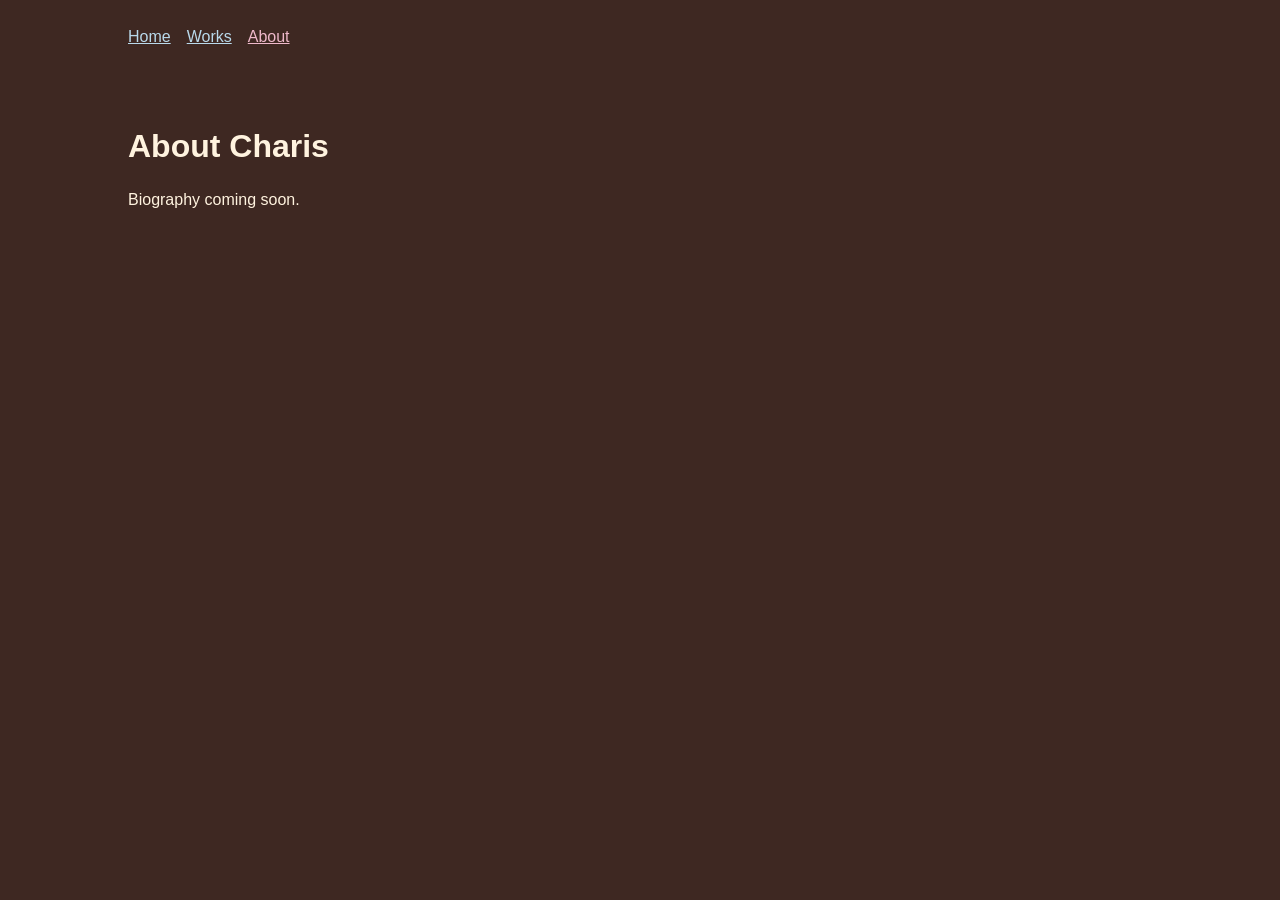
<file: about.html>
<!doctype html>
<html lang="en">
<head>
  <meta charset="UTF-8">
  <meta name="viewport" content="width=device-width, initial-scale=1">
  <title>About | Charis Portfolio</title>
  <link rel="stylesheet" href="css/style.css">
  <script src="js/script.js" defer></script>
<link rel="stylesheet" href="css/cursor.css"></head>
<body>
  <a class="skip-link" href="#main">Skip to content</a>
  <header>
    <nav aria-label="Main navigation">
      <a href="index.html">Home</a>
      <a href="work.html">Works</a>
      <a href="about.html">About</a>
    </nav>
  </header>
  <main id="main">
    <h1>About Charis</h1>
    <p>Biography coming soon.</p>
    <!-- Add your introduction, design interests, and contact links here. -->
  </main>
</body>
</html>
</file>
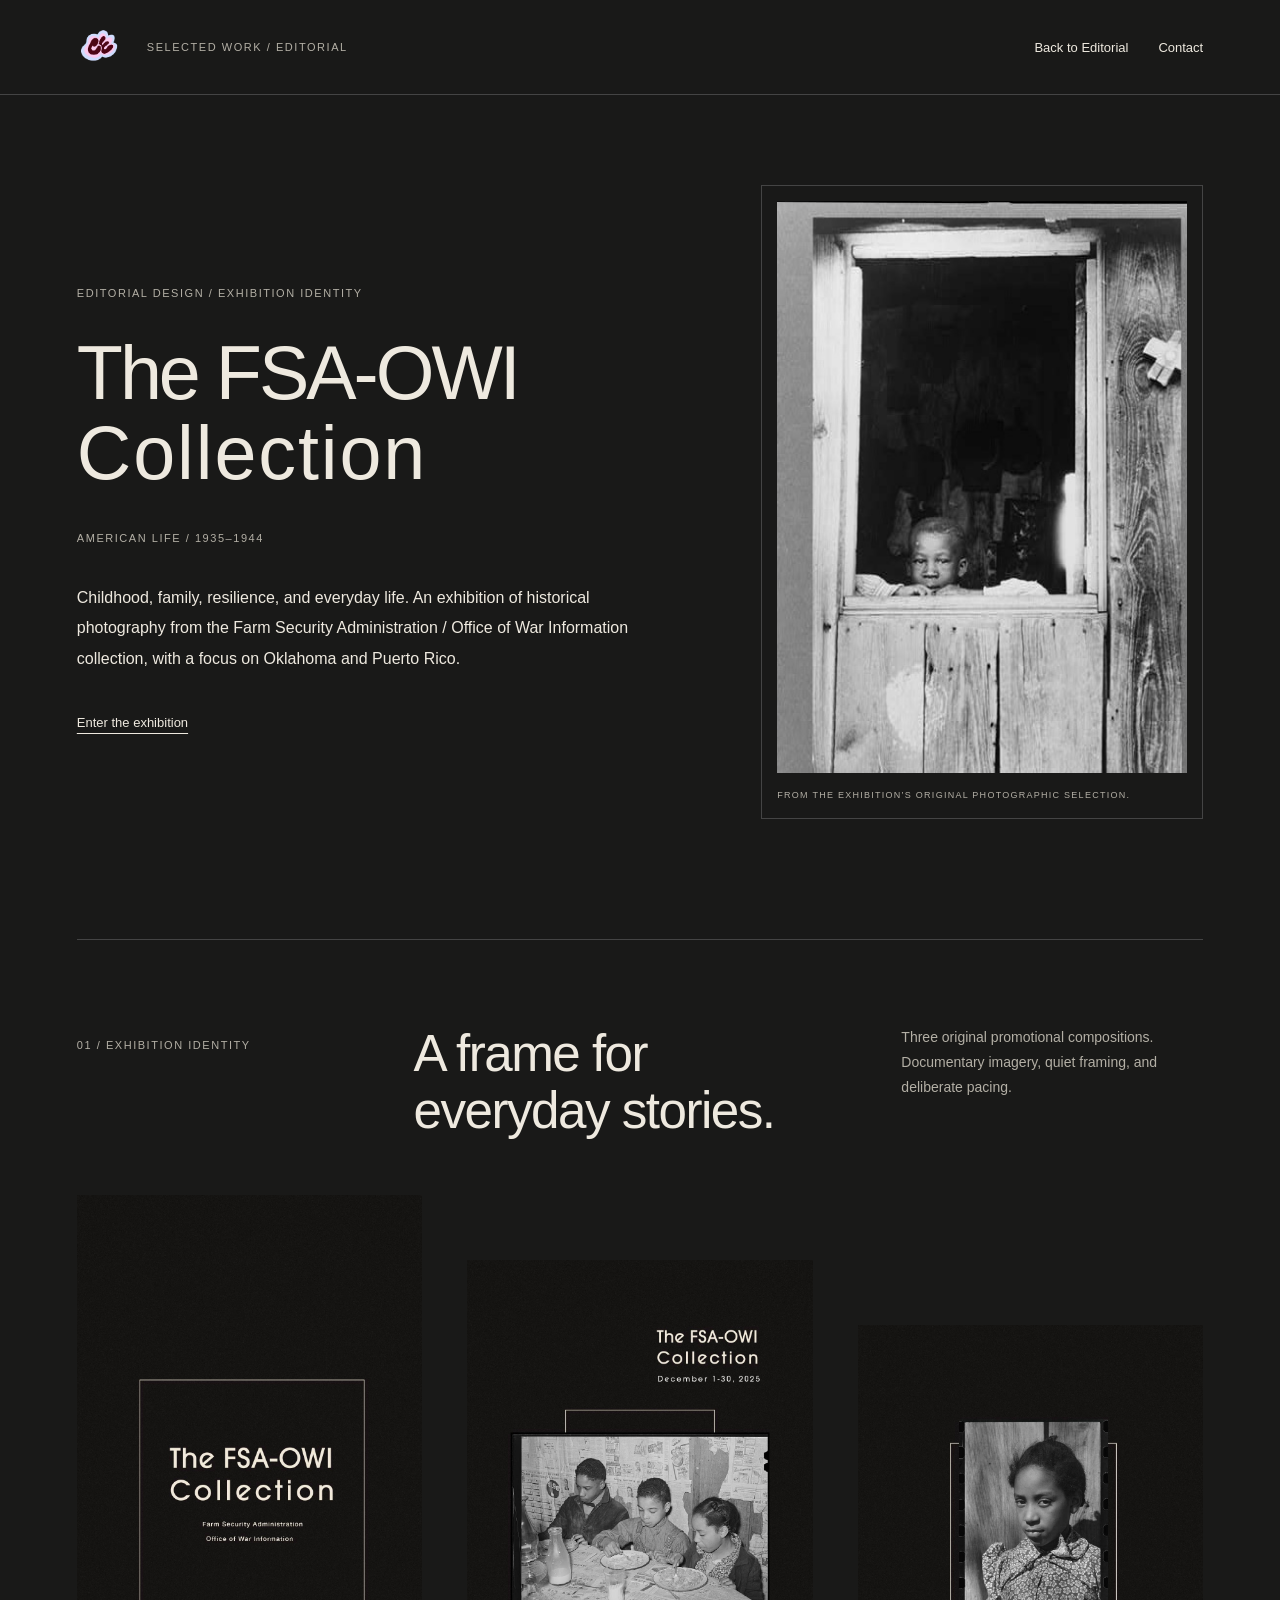
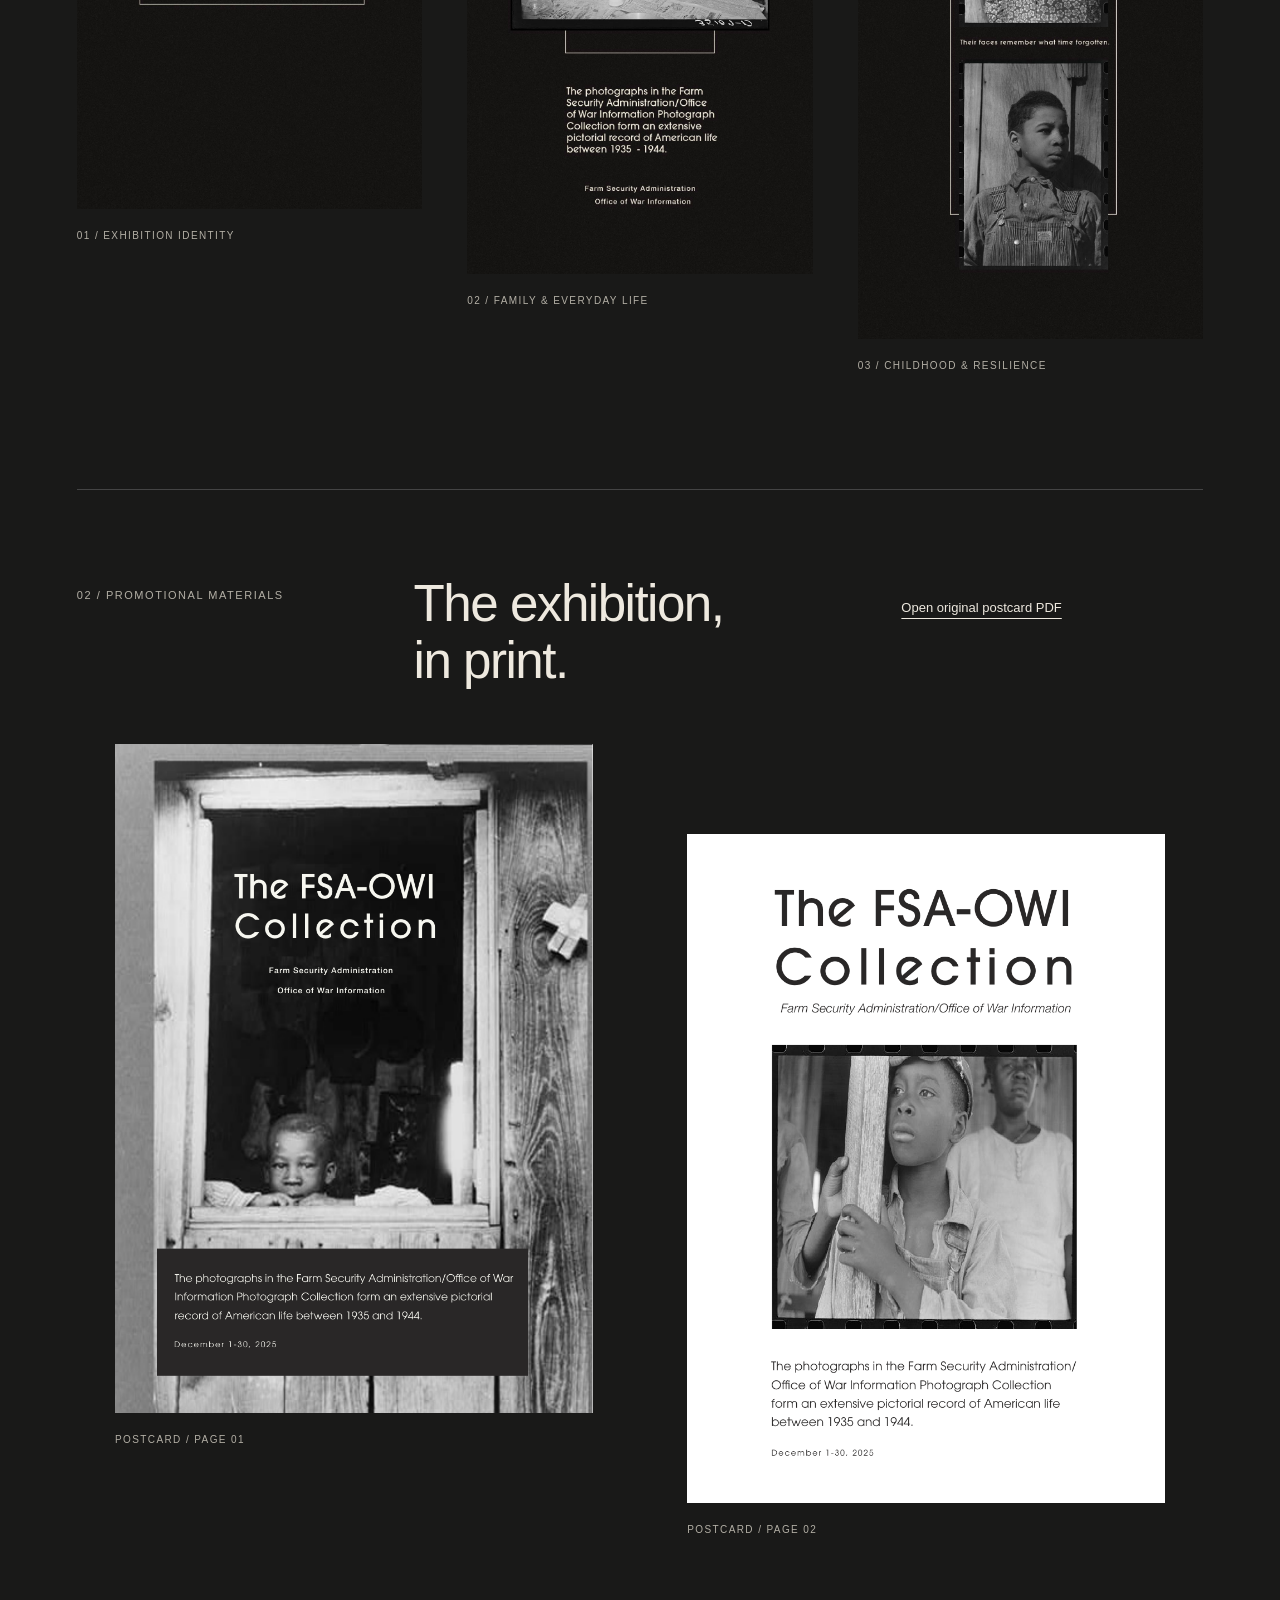
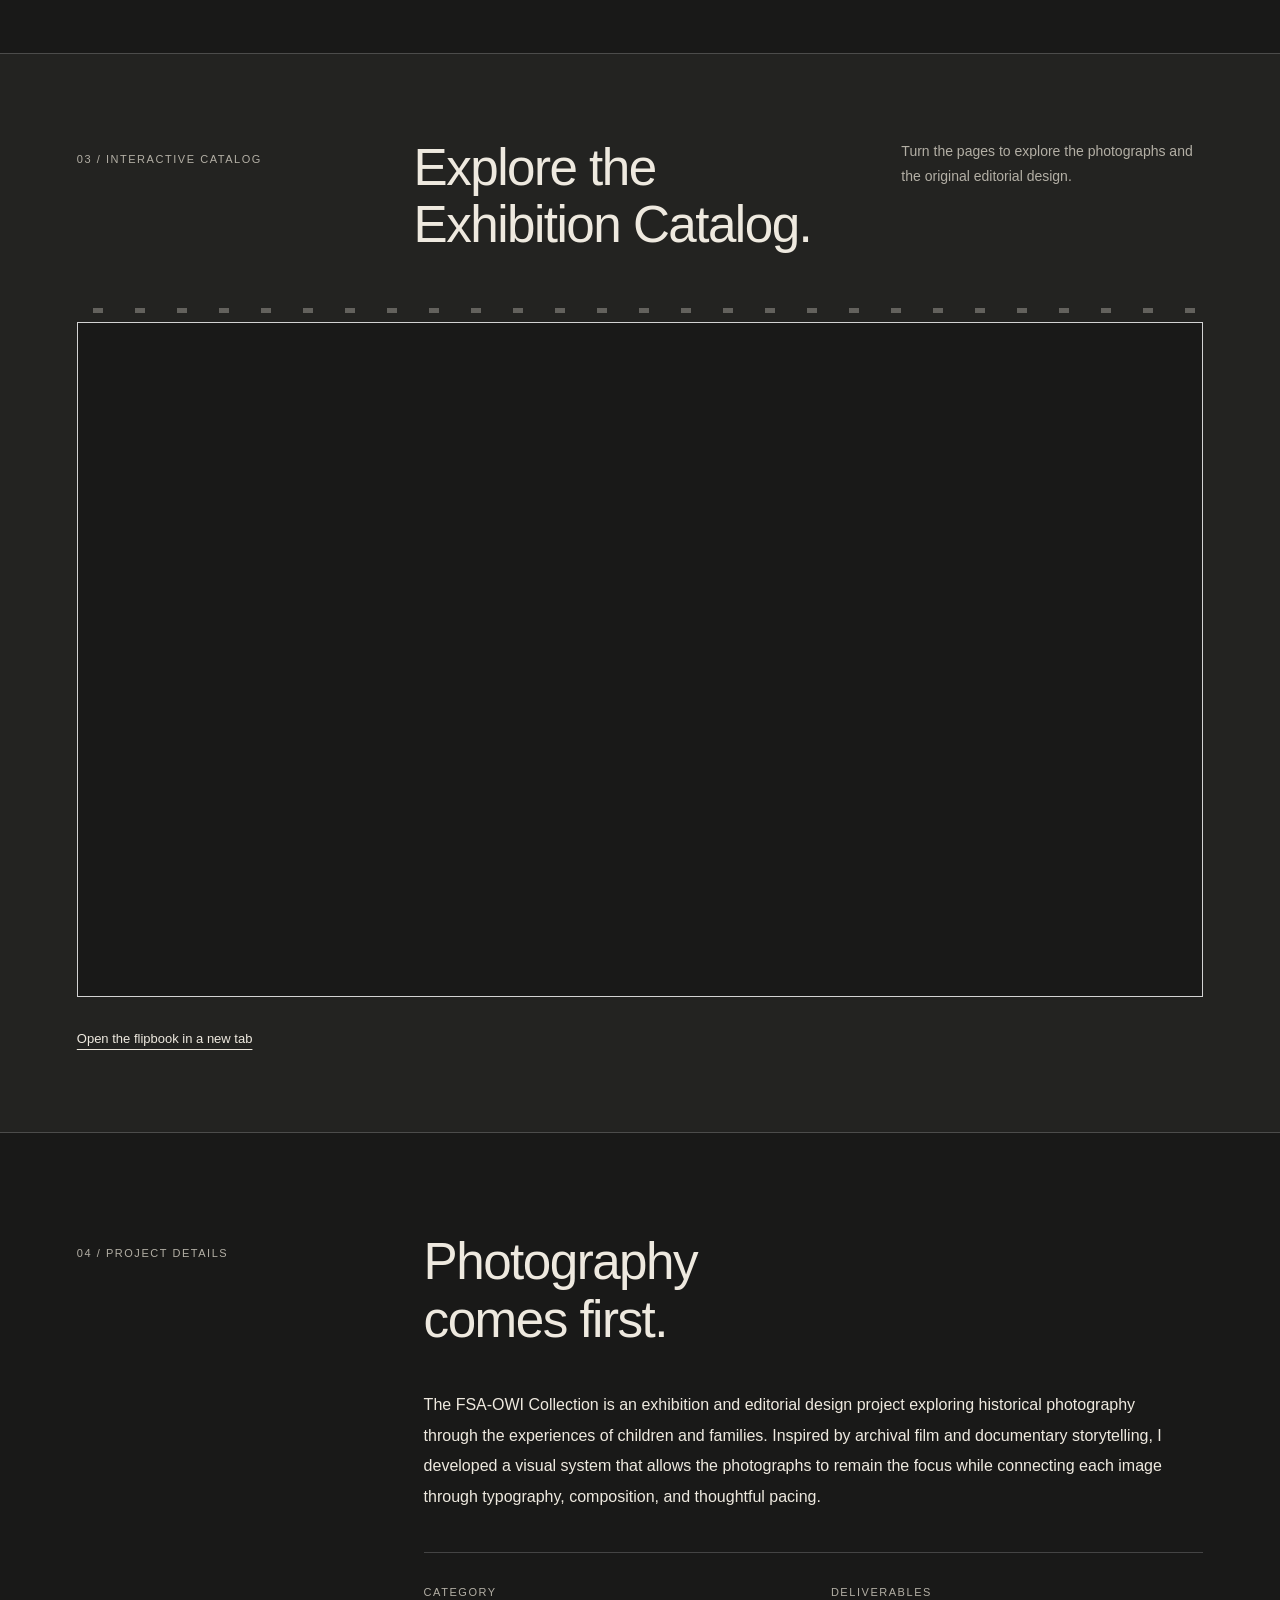
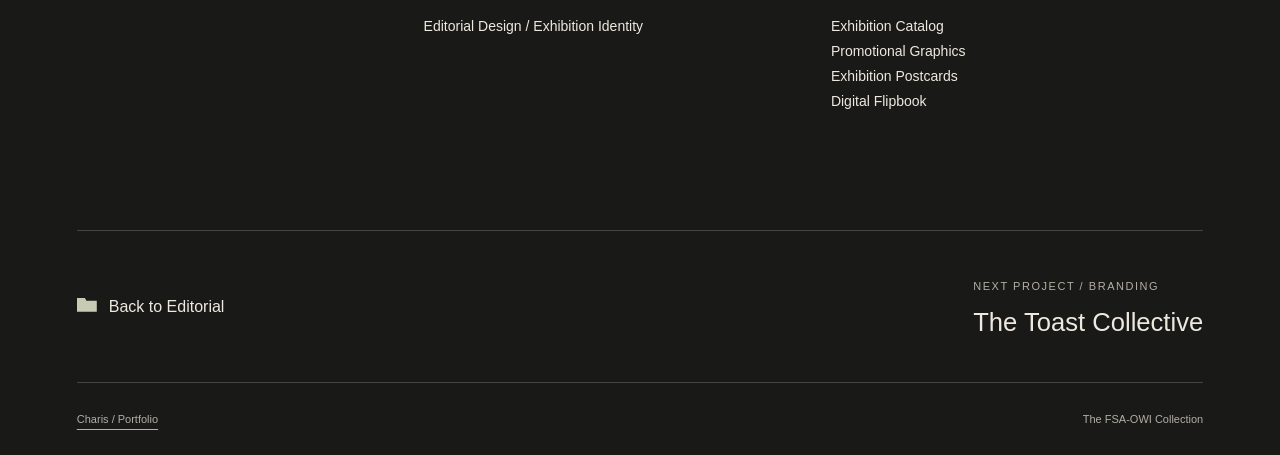
<file: fsa-owi.html>
<!doctype html><html lang="en"><head><meta charset="utf-8"><meta name="viewport" content="width=device-width,initial-scale=1"><title>The FSA-OWI Collection | Charis Portfolio</title><meta name="description" content="An exhibition identity and editorial catalog exploring childhood, family, and everyday life through FSA-OWI archival photography."><link rel="stylesheet" href="css/fsa-owi.css"><script src="js/fsa-owi.js" defer></script><link rel="stylesheet" href="css/cursor.css"></head><body><a class="skip" href="#main">Skip to case study</a><header class="nav"><a class="home" href="index.html" aria-label="Charis portfolio home"><img src="assets/images/home/logo-1.png" alt="Charis logo" width="52" height="52"></a><span class="nav-label">Selected work / Editorial</span><nav aria-label="Portfolio navigation"><a href="work.html#editorial">Back to Editorial</a><a href="mailto:entycharis@yahoo.com">Contact</a></nav></header><main id="main"><section class="hero wrap"><div class="hero-copy reveal"><p class="label">Editorial Design / Exhibition Identity</p><h1>The FSA-OWI<br><span>Collection</span></h1><p class="dates">American life / 1935–1944</p><p class="intro-copy">Childhood, family, resilience, and everyday life. An exhibition of historical photography from the Farm Security Administration / Office of War Information collection, with a focus on Oklahoma and Puerto Rico.</p><a class="text-link" href="#identity">Enter the exhibition</a></div><figure class="hero-image reveal"><img src="assets/images/work/editorial/fsa-owi/web/archival-doorway.jpg" alt="Archival black-and-white photograph of a child looking through a wooden doorway, from the original exhibition postcard" width="418" height="583" loading="eager" fetchpriority="high" decoding="async"><figcaption>From the exhibition’s original photographic selection.</figcaption></figure></section><section id="identity" class="identity wrap"><div class="section-head reveal"><p class="label">01 / Exhibition identity</p><h2>A frame for<br>everyday stories.</h2><p>Three original promotional compositions. Documentary imagery, quiet framing, and deliberate pacing.</p></div><div class="poster-grid"><figure class="reveal"><button class="image-link" data-full="assets/images/work/editorial/fsa-owi/EC_Story_Enty_Social%20Media%2003%201080x1920px.jpg" data-caption="Original exhibition title promotional design on a dark background" aria-label="Enlarge: Original exhibition title promotional design on a dark background"><img src="assets/images/work/editorial/fsa-owi/EC_Story_Enty_Social%20Media%2003%201080x1920px.jpg" alt="Original exhibition title promotional design on a dark background" width="1080" height="1920" loading="lazy" decoding="async"></button><figcaption>01 / Exhibition identity</figcaption></figure><figure class="reveal"><button class="image-link" data-full="assets/images/work/editorial/fsa-owi/EC_Story_Enty_Social%20Media%2003%201080x1920px%20copy%202.jpg" data-caption="Original exhibition promotional design featuring a family gathered at a table" aria-label="Enlarge: Original exhibition promotional design featuring a family gathered at a table"><img src="assets/images/work/editorial/fsa-owi/EC_Story_Enty_Social%20Media%2003%201080x1920px%20copy%202.jpg" alt="Original exhibition promotional design featuring a family gathered at a table" width="1080" height="1920" loading="lazy" decoding="async"></button><figcaption>02 / Family & everyday life</figcaption></figure><figure class="reveal"><button class="image-link" data-full="assets/images/work/editorial/fsa-owi/EC_Story_Enty_Social%20Media%2003%201080x1920px%20copy.jpg" data-caption="Original film-strip promotional design featuring two archival childhood portraits" aria-label="Enlarge: Original film-strip promotional design featuring two archival childhood portraits"><img src="assets/images/work/editorial/fsa-owi/EC_Story_Enty_Social%20Media%2003%201080x1920px%20copy.jpg" alt="Original film-strip promotional design featuring two archival childhood portraits" width="1080" height="1920" loading="lazy" decoding="async"></button><figcaption>03 / Childhood & resilience</figcaption></figure></div></section><section class="postcards wrap"><div class="section-head reveal"><p class="label">02 / Promotional materials</p><h2>The exhibition,<br>in print.</h2><a class="text-link" href="assets/images/work/editorial/fsa-owi/EC_Postcard_final_Enty.pdf" target="_blank" rel="noopener">Open original postcard PDF</a></div><div class="postcard-grid"><figure class="reveal"><button class="image-link" data-full="assets/images/work/editorial/fsa-owi/web/exhibition-postcard-front.png" data-caption="Original exhibition postcard page one featuring a child in a wooden doorway and the FSA-OWI title" aria-label="Enlarge: Original exhibition postcard page one featuring a child in a wooden doorway and the FSA-OWI title"><img src="assets/images/work/editorial/fsa-owi/web/exhibition-postcard-front.png" alt="Original exhibition postcard page one featuring a child in a wooden doorway and the FSA-OWI title" width="858" height="1200" loading="lazy" decoding="async"></button><figcaption>Postcard / Page 01</figcaption></figure><figure class="reveal"><button class="image-link" data-full="assets/images/work/editorial/fsa-owi/web/exhibition-postcard-back.png" data-caption="Original exhibition postcard page two featuring two children and exhibition information" aria-label="Enlarge: Original exhibition postcard page two featuring two children and exhibition information"><img src="assets/images/work/editorial/fsa-owi/web/exhibition-postcard-back.png" alt="Original exhibition postcard page two featuring two children and exhibition information" width="858" height="1200" loading="lazy" decoding="async"></button><figcaption>Postcard / Page 02</figcaption></figure></div></section><section id="catalog" class="catalog"><div class="wrap"><div class="section-head reveal"><p class="label">03 / Interactive catalog</p><h2>Explore the<br>Exhibition Catalog.</h2><p>Turn the pages to explore the photographs and the original editorial design.</p></div><div class="flipbook"><iframe allowfullscreen allow="autoplay; fullscreen; clipboard-write" scrolling="no" title="The FSA-OWI Collection Exhibition Catalog" style="width: 100%; height: 400px; border: 1px solid lightgray;" src="https://heyzine.com/flip-book/b5bf74a0b9.html"></iframe></div><a class="text-link fallback" href="https://heyzine.com/flip-book/b5bf74a0b9.html" target="_blank" rel="noopener">Open the flipbook in a new tab</a></div></section><section class="details wrap reveal"><p class="label">04 / Project details</p><div><h2>Photography<br>comes first.</h2><p class="description">The FSA-OWI Collection is an exhibition and editorial design project exploring historical photography through the experiences of children and families. Inspired by archival film and documentary storytelling, I developed a visual system that allows the photographs to remain the focus while connecting each image through typography, composition, and thoughtful pacing.</p><dl><div><dt>Category</dt><dd>Editorial Design / Exhibition Identity</dd></div><div><dt>Deliverables</dt><dd>Exhibition Catalog<br>Promotional Graphics<br>Exhibition Postcards<br>Digital Flipbook</dd></div></dl></div></section><section class="closing wrap reveal" aria-label="Project navigation"><a class="folder-link" href="work.html#editorial">Back to Editorial</a><a href="toast-collective.html"><span class="label">Next project / Branding</span><strong>The Toast Collective</strong></a></section></main><footer class="wrap"><a href="index.html">Charis / Portfolio</a><span>The FSA-OWI Collection</span></footer><dialog id="lightbox" aria-labelledby="lightbox-caption"><div class="lightbox-bar"><p id="lightbox-caption"></p><button id="close-lightbox" type="button" aria-label="Close enlarged image">Close</button></div><img id="lightbox-image" alt=""><div class="lightbox-controls"><button id="previous-image" type="button">Previous</button><span id="image-count"></span><button id="next-image" type="button">Next</button></div></dialog></body></html>
</file>
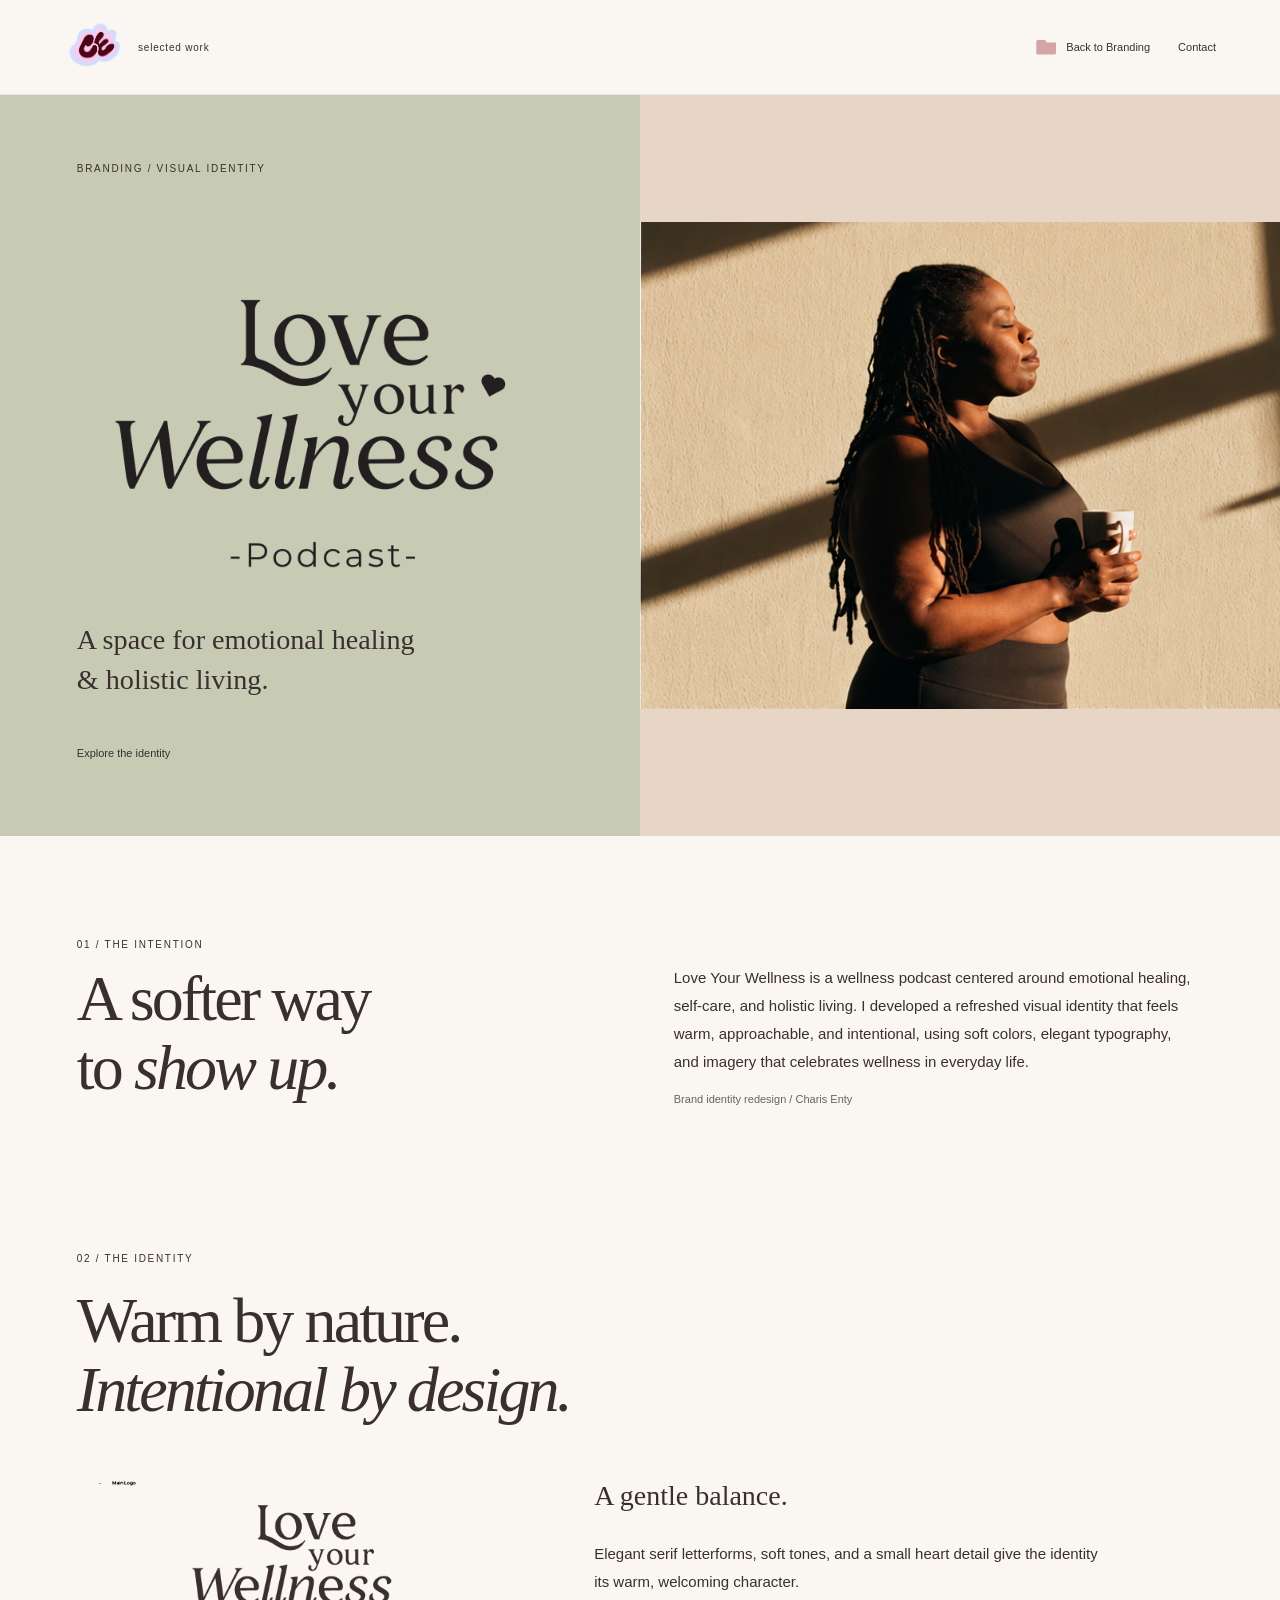
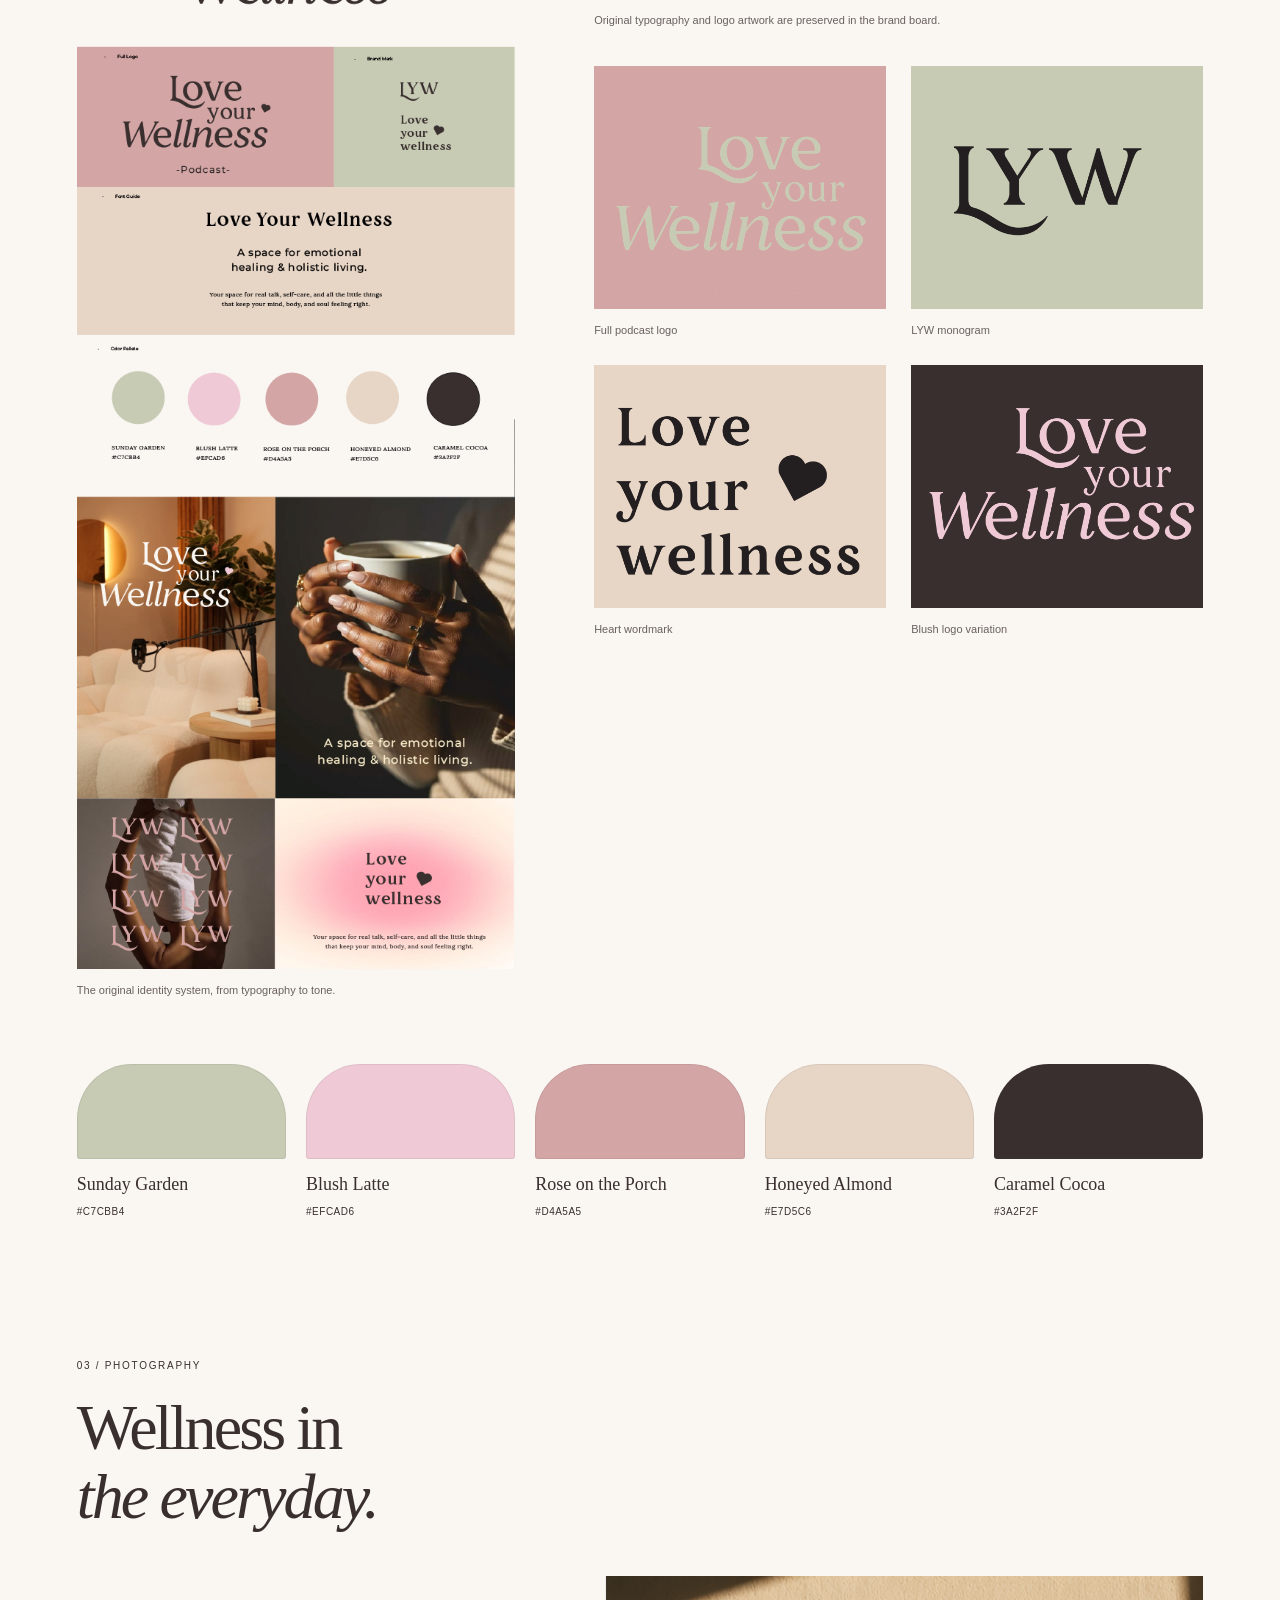
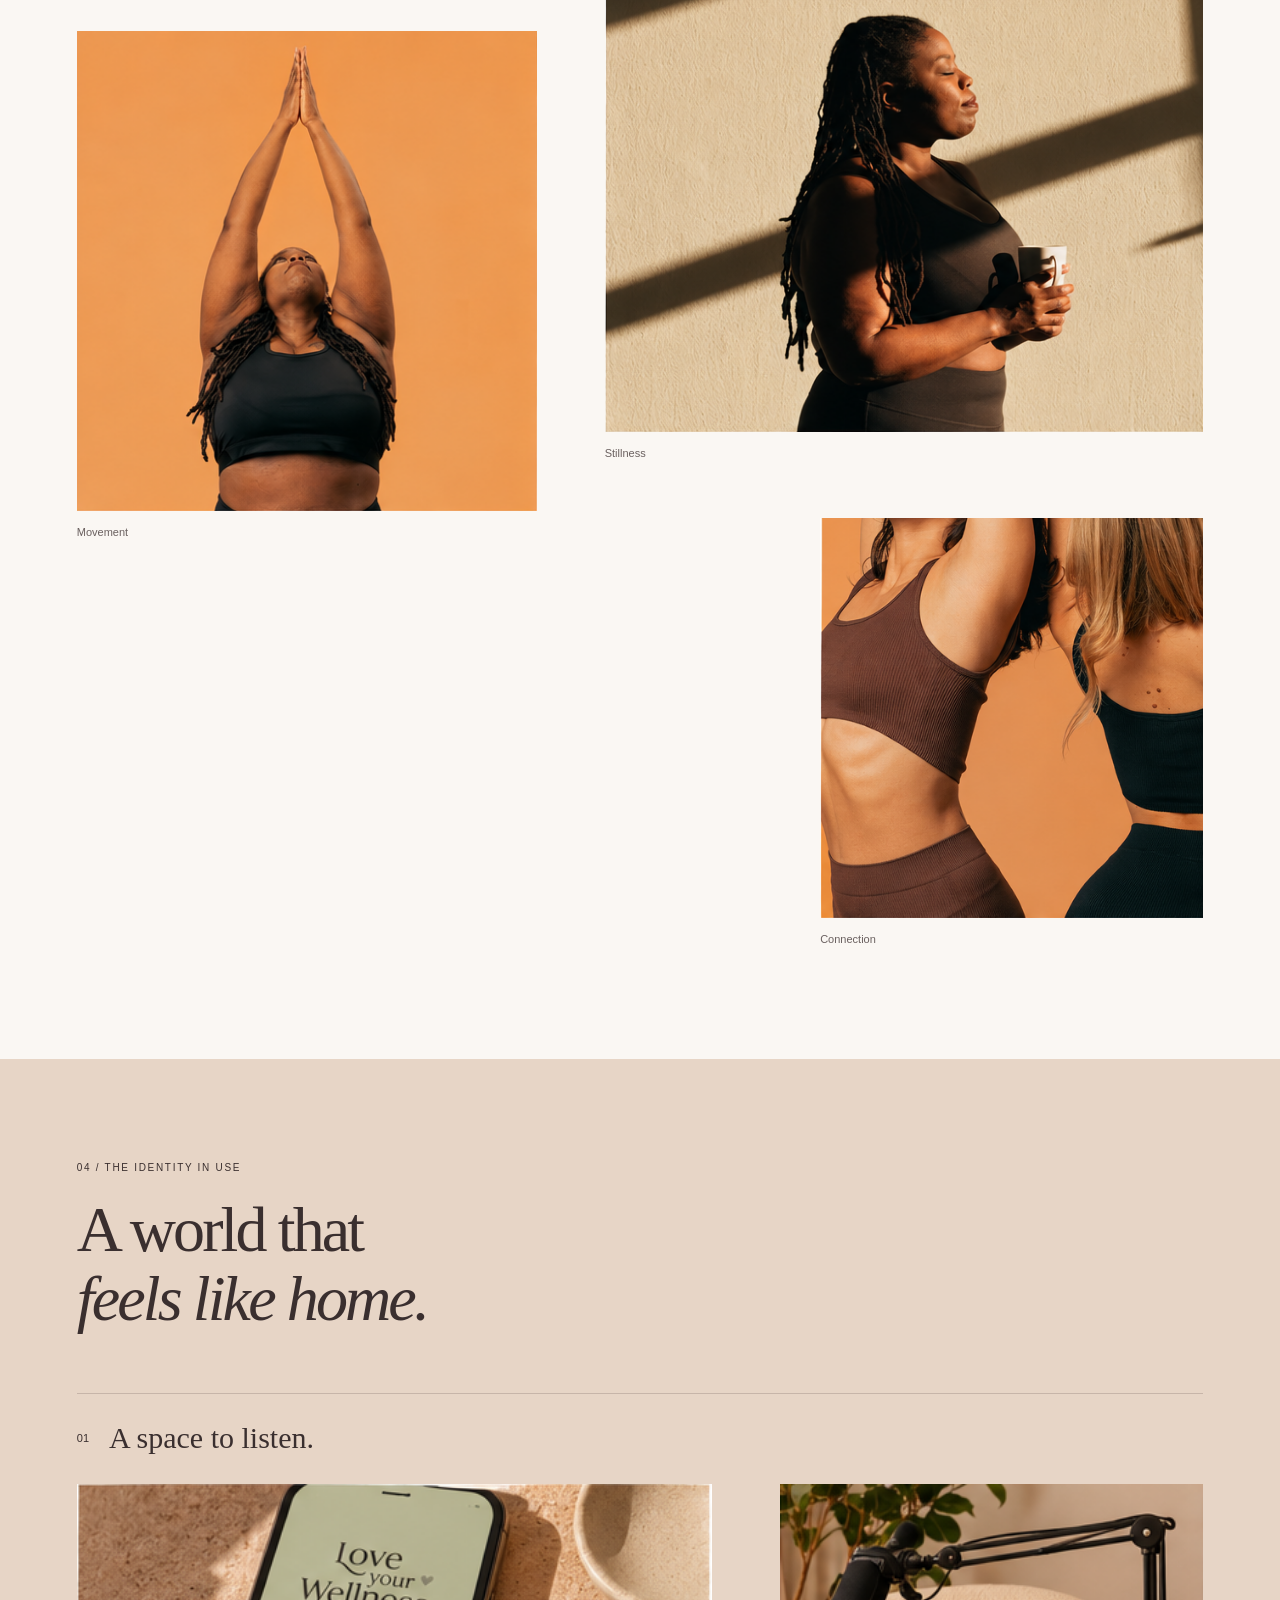
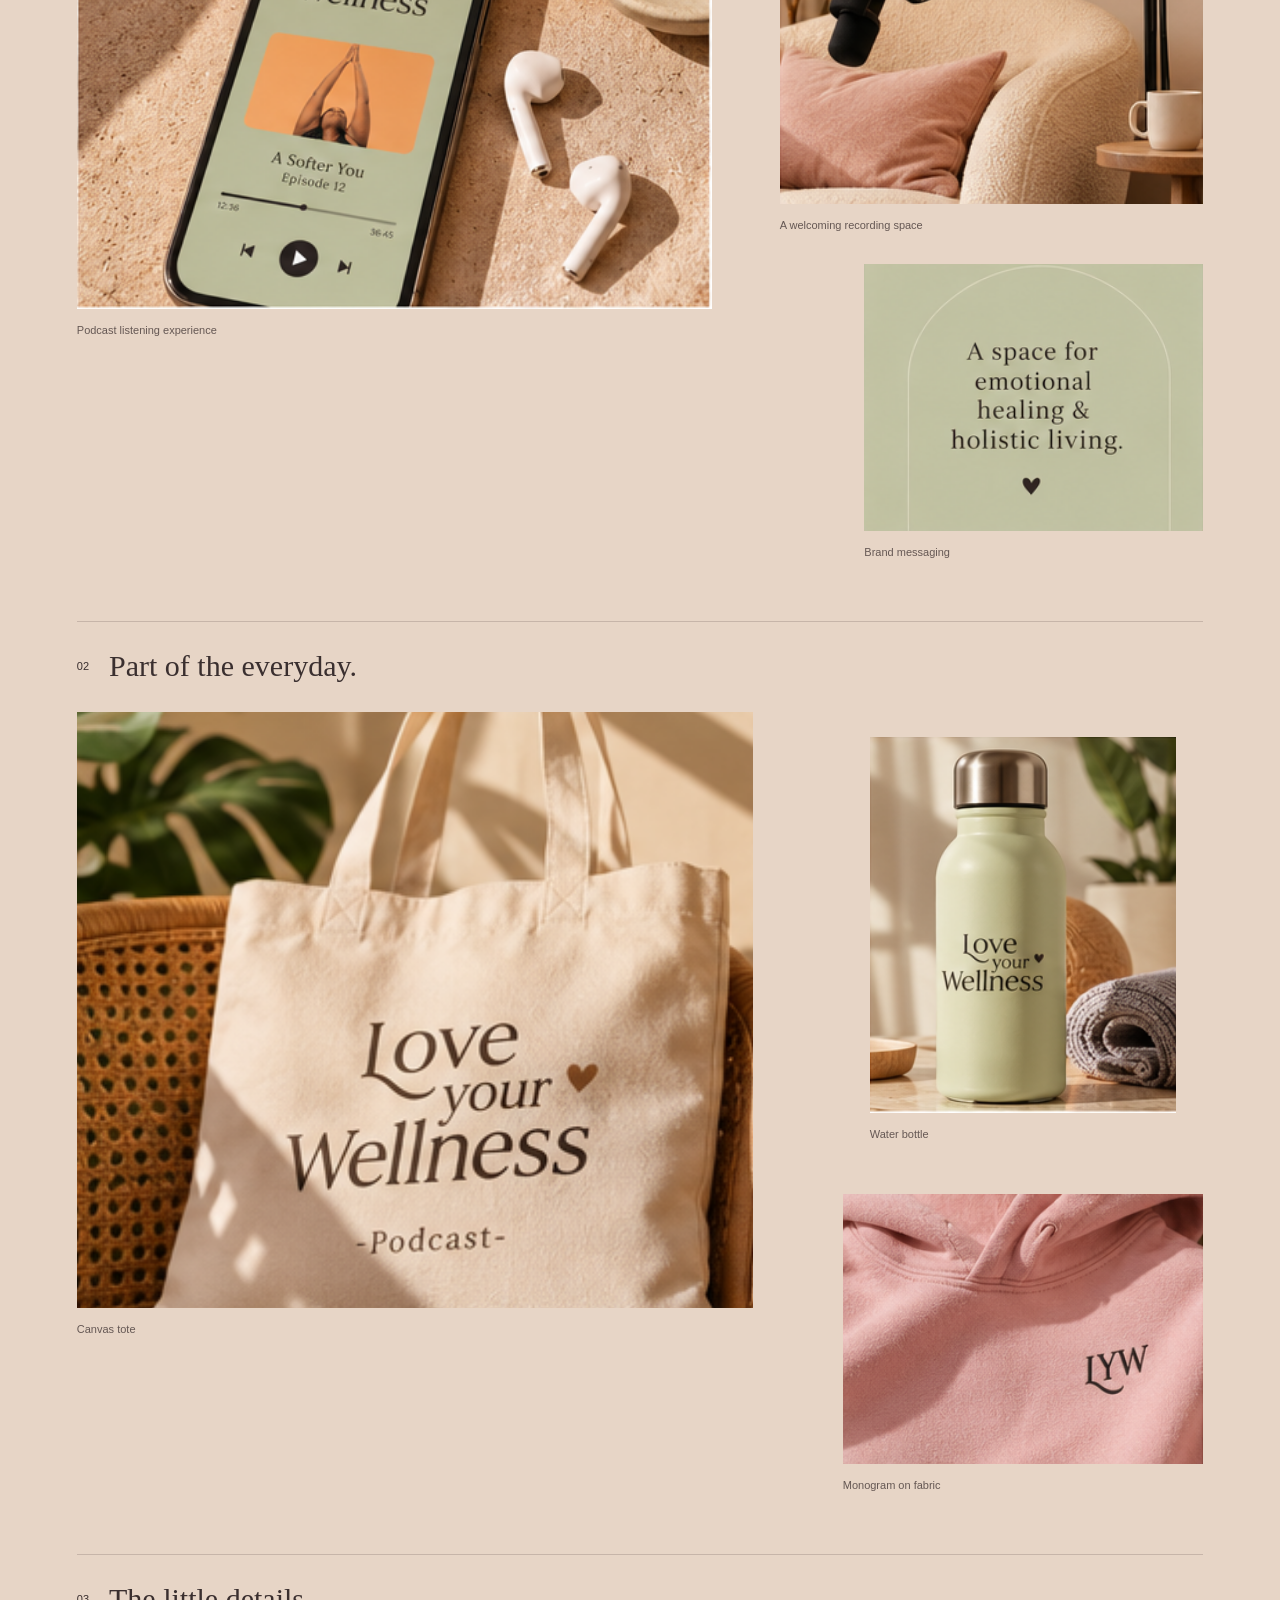
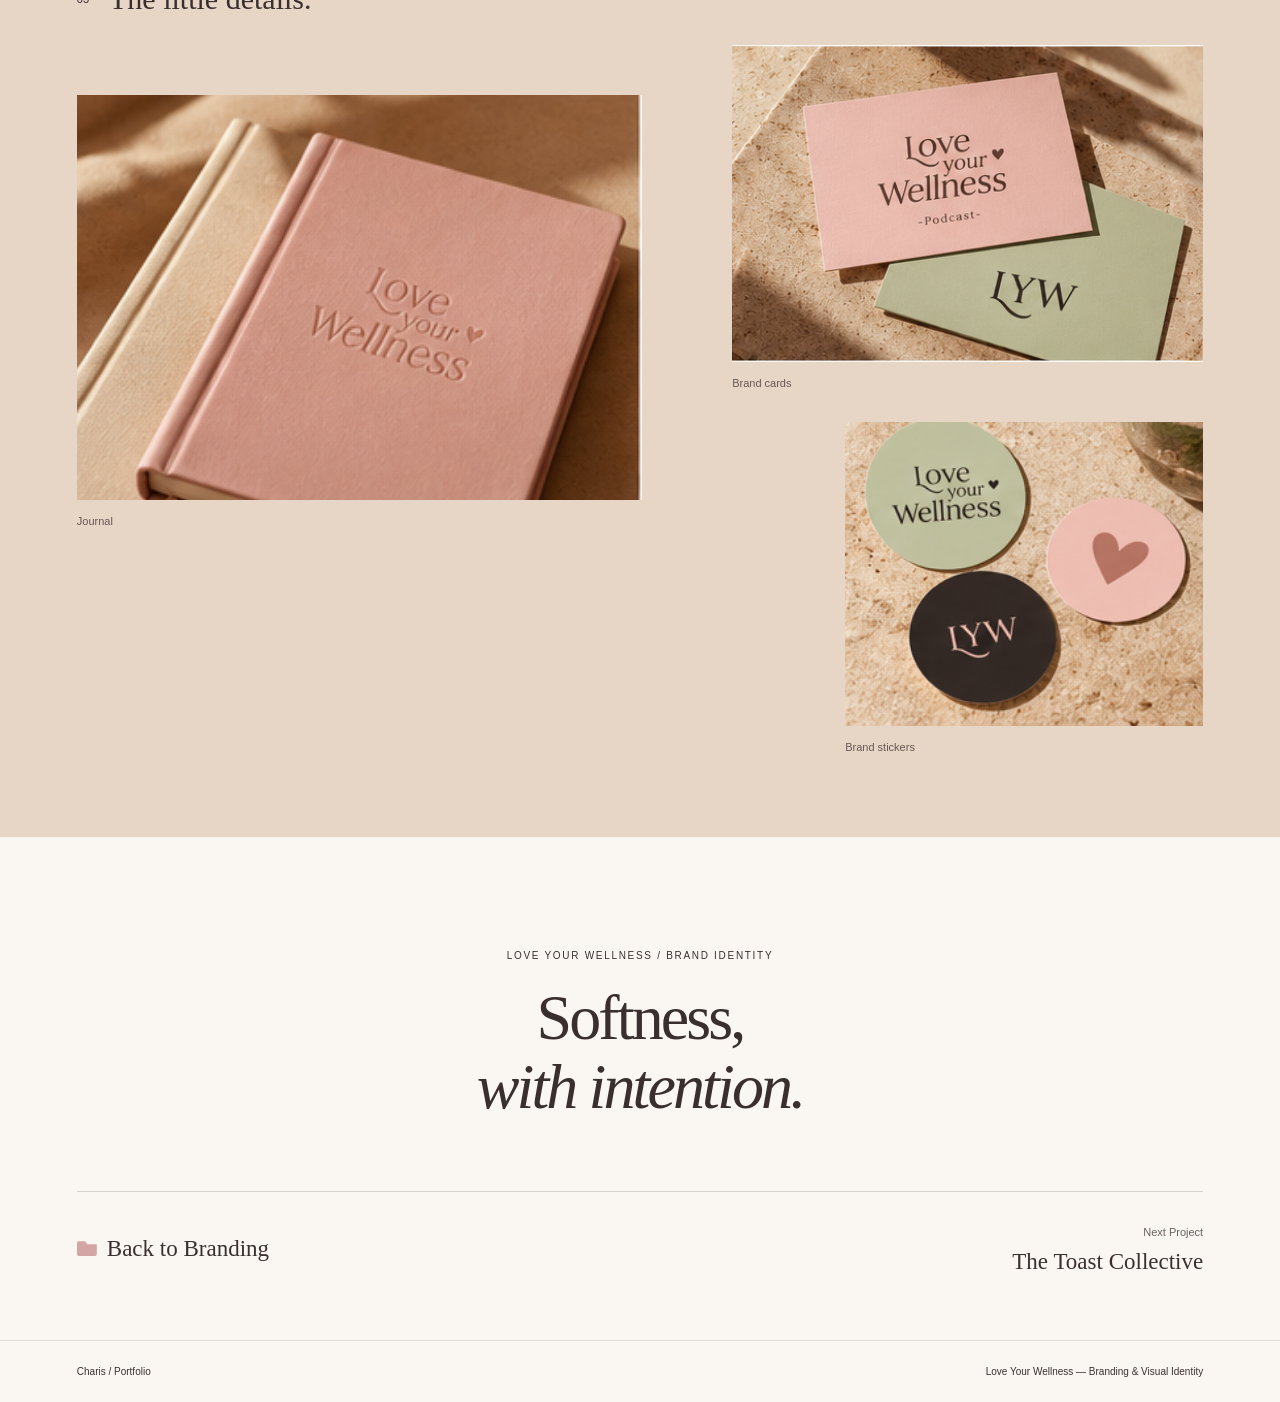
<file: love-your-wellness.html>
<!doctype html><html lang="en"><head><meta charset="utf-8"><meta name="viewport" content="width=device-width, initial-scale=1"><title>Love Your Wellness | Charis Portfolio</title><meta name="description" content="Love Your Wellness — a soft, intentional podcast brand identity redesign by Charis."><link rel="stylesheet" href="css/love-your-wellness.css"><script src="js/love-your-wellness.js" defer></script><link rel="stylesheet" href="css/cursor.css"></head>
<body><a class="skip" href="#main">Skip to case study</a>
<header class="project-nav"><a class="portfolio-home" href="index.html" aria-label="Charis portfolio home"><img src="assets/images/home/logo-1.png" alt="Charis CE logo" width="76" height="76"><span>selected work</span></a><nav aria-label="Portfolio navigation"><a class="folder-link" href="work.html#branding">Back to Branding</a><a href="mailto:entycharis@yahoo.com">Contact</a></nav></header>
<main id="main"><section class="hero" aria-labelledby="project-title"><div class="hero-copy reveal"><p class="eyebrow">Branding / Visual Identity</p><h1 id="project-title" class="sr-only">Love Your Wellness</h1><div class="hero-logo"><img src="assets/images/work/love-your-wellness/web/primary-logo.png" alt="Love Your Wellness original serif logo" width="1400" height="1400" loading="eager" decoding="async" fetchpriority="high"></div><p class="hero-subtitle">A space for emotional healing<br>&amp; holistic living.</p><a class="discover" href="#introduction">Explore the identity</a></div><div class="hero-photo reveal"><img src="assets/images/work/love-your-wellness/02_mindful_moment.png" alt="Woman holding a mug in warm sunlight, eyes closed in a mindful moment" width="618" height="471" loading="eager" decoding="async" fetchpriority="high"></div></section>
<section id="introduction" class="intro wrap reveal" aria-labelledby="intro-title"><p class="eyebrow">01 / The intention</p><h2 id="intro-title">A softer way<br>to <em>show up.</em></h2><div><p class="body-copy">Love Your Wellness is a wellness podcast centered around emotional healing, self-care, and holistic living. I developed a refreshed visual identity that feels warm, approachable, and intentional, using soft colors, elegant typography, and imagery that celebrates wellness in everyday life.</p><p class="fine">Brand identity redesign / Charis Enty</p></div></section>
<section class="identity wrap" aria-labelledby="identity-title"><div class="section-heading reveal"><p class="eyebrow">02 / The identity</p><h2 id="identity-title">Warm by nature.<br><em>Intentional by design.</em></h2></div><div class="identity-layout"><figure class="brand-board reveal"><button class="image-link" type="button" data-full="assets/images/work/love-your-wellness/Artboard%201.png" data-caption="Original Love Your Wellness brand board with logo variations, LYW marks, type specimens, five brand colors, and art direction" aria-label="Enlarge: Original Love Your Wellness brand board with logo variations, LYW marks, type specimens, five brand colors, and art direction"><img src="assets/images/work/love-your-wellness/Artboard%201.png" alt="Original Love Your Wellness brand board with logo variations, LYW marks, type specimens, five brand colors, and art direction" width="596" height="1495" loading="lazy" decoding="async"><span class="enlarge" aria-hidden="true">View closer +</span></button><figcaption>The original identity system, from typography to tone.</figcaption></figure><div class="identity-notes"><div class="type-note reveal"><h3>A gentle balance.</h3><p class="body-copy">Elegant serif letterforms, soft tones, and a small heart detail give the identity its warm, welcoming character.</p><p class="fine">Original typography and logo artwork are preserved in the brand board.</p></div><div class="logo-grid"><figure class="logo-study rose reveal"><button class="image-link" type="button" data-full="assets/images/work/love-your-wellness/web/podcast-logo.png" data-caption="Original Love Your Wellness podcast logo with a small heart" aria-label="Enlarge: Original Love Your Wellness podcast logo with a small heart"><img src="assets/images/work/love-your-wellness/web/podcast-logo.png" alt="Original Love Your Wellness podcast logo with a small heart" width="1400" height="1400" loading="lazy" decoding="async"><span class="enlarge" aria-hidden="true">View closer +</span></button><figcaption>Full podcast logo</figcaption></figure><figure class="logo-study garden reveal"><button class="image-link" type="button" data-full="assets/images/work/love-your-wellness/web/lyw-monogram.png" data-caption="Original LYW serif monogram with sweeping L flourish" aria-label="Enlarge: Original LYW serif monogram with sweeping L flourish"><img src="assets/images/work/love-your-wellness/web/lyw-monogram.png" alt="Original LYW serif monogram with sweeping L flourish" width="1400" height="1400" loading="lazy" decoding="async"><span class="enlarge" aria-hidden="true">View closer +</span></button><figcaption>LYW monogram</figcaption></figure><figure class="logo-study almond reveal"><button class="image-link" type="button" data-full="assets/images/work/love-your-wellness/web/heart-wordmark.png" data-caption="Original stacked Love your wellness wordmark with a heart" aria-label="Enlarge: Original stacked Love your wellness wordmark with a heart"><img src="assets/images/work/love-your-wellness/web/heart-wordmark.png" alt="Original stacked Love your wellness wordmark with a heart" width="1400" height="1400" loading="lazy" decoding="async"><span class="enlarge" aria-hidden="true">View closer +</span></button><figcaption>Heart wordmark</figcaption></figure><figure class="logo-study cocoa reveal"><button class="image-link" type="button" data-full="assets/images/work/love-your-wellness/web/blush-logo.png" data-caption="Original blush Love Your Wellness logo" aria-label="Enlarge: Original blush Love Your Wellness logo"><img src="assets/images/work/love-your-wellness/web/blush-logo.png" alt="Original blush Love Your Wellness logo" width="1400" height="1400" loading="lazy" decoding="async"><span class="enlarge" aria-hidden="true">View closer +</span></button><figcaption>Blush logo variation</figcaption></figure></div></div></div><div class="palette reveal" aria-label="Original Love Your Wellness color palette"><div><span style="background:#C7CBB4"></span><h3>Sunday Garden</h3><p>#C7CBB4</p></div><div><span style="background:#EFCAD6"></span><h3>Blush Latte</h3><p>#EFCAD6</p></div><div><span style="background:#D4A5A5"></span><h3>Rose on the Porch</h3><p>#D4A5A5</p></div><div><span style="background:#E7D5C6"></span><h3>Honeyed Almond</h3><p>#E7D5C6</p></div><div><span style="background:#3A2F2F"></span><h3>Caramel Cocoa</h3><p>#3A2F2F</p></div></div></section>
<section class="photography wrap" aria-labelledby="photos-title"><div class="section-heading reveal"><p class="eyebrow">03 / Photography</p><h2 id="photos-title">Wellness in<br><em>the everyday.</em></h2></div><div class="photography-grid"><figure class="yoga reveal"><button class="image-link" type="button" data-full="assets/images/work/love-your-wellness/01_yoga_portrait.png" data-caption="Woman stretching upward with palms together against a warm orange background" aria-label="Enlarge: Woman stretching upward with palms together against a warm orange background"><img src="assets/images/work/love-your-wellness/01_yoga_portrait.png" alt="Woman stretching upward with palms together against a warm orange background" width="452" height="471" loading="lazy" decoding="async"><span class="enlarge" aria-hidden="true">View closer +</span></button><figcaption>Movement</figcaption></figure><figure class="mindful reveal"><button class="image-link" type="button" data-full="assets/images/work/love-your-wellness/02_mindful_moment.png" data-caption="Woman holding a mug in warm sunlight" aria-label="Enlarge: Woman holding a mug in warm sunlight"><img src="assets/images/work/love-your-wellness/02_mindful_moment.png" alt="Woman holding a mug in warm sunlight" width="618" height="471" loading="lazy" decoding="async"><span class="enlarge" aria-hidden="true">View closer +</span></button><figcaption>Stillness</figcaption></figure><figure class="friends reveal"><button class="image-link" type="button" data-full="assets/images/work/love-your-wellness/03_wellness_friends.png" data-caption="Two women in activewear stretching together against an orange background" aria-label="Enlarge: Two women in activewear stretching together against an orange background"><img src="assets/images/work/love-your-wellness/03_wellness_friends.png" alt="Two women in activewear stretching together against an orange background" width="451" height="471" loading="lazy" decoding="async"><span class="enlarge" aria-hidden="true">View closer +</span></button><figcaption>Connection</figcaption></figure></div></section>
<section class="applications" aria-labelledby="applications-title"><div class="wrap"><div class="section-heading reveal"><p class="eyebrow">04 / The identity in use</p><h2 id="applications-title">A world that<br><em>feels like home.</em></h2></div><div class="story-heading reveal"><span>01</span><h3>A space to listen.</h3></div><div class="listen-grid"><figure class="mockup phone reveal"><button class="image-link" type="button" data-full="assets/images/work/love-your-wellness/05_podcast_phone.png" data-caption="Love Your Wellness podcast player on a phone, with a yoga episode image and earbuds on warm stone" aria-label="Enlarge: Love Your Wellness podcast player on a phone, with a yoga episode image and earbuds on warm stone"><img src="assets/images/work/love-your-wellness/05_podcast_phone.png" alt="Love Your Wellness podcast player on a phone, with a yoga episode image and earbuds on warm stone" width="459" height="307" loading="lazy" decoding="async"><span class="enlarge" aria-hidden="true">View closer +</span></button><figcaption>Podcast listening experience</figcaption></figure><figure class="mockup studio reveal"><button class="image-link" type="button" data-full="assets/images/work/love-your-wellness/10_podcast_studio.png" data-caption="Welcoming podcast studio with a microphone, textured armchair, blush cushion, and mug" aria-label="Enlarge: Welcoming podcast studio with a microphone, textured armchair, blush cushion, and mug"><img src="assets/images/work/love-your-wellness/10_podcast_studio.png" alt="Welcoming podcast studio with a microphone, textured armchair, blush cushion, and mug" width="306" height="231" loading="lazy" decoding="async"><span class="enlarge" aria-hidden="true">View closer +</span></button><figcaption>A welcoming recording space</figcaption></figure><figure class="mockup quote reveal"><button class="image-link" type="button" data-full="assets/images/work/love-your-wellness/09_wellness_quote.png" data-caption="Sunday Garden quote graphic reading A space for emotional healing and holistic living, with a heart" aria-label="Enlarge: Sunday Garden quote graphic reading A space for emotional healing and holistic living, with a heart"><img src="assets/images/work/love-your-wellness/09_wellness_quote.png" alt="Sunday Garden quote graphic reading A space for emotional healing and holistic living, with a heart" width="294" height="231" loading="lazy" decoding="async"><span class="enlarge" aria-hidden="true">View closer +</span></button><figcaption>Brand messaging</figcaption></figure></div><div class="story-heading reveal"><span>02</span><h3>Part of the everyday.</h3></div><div class="everyday-grid"><figure class="mockup tote reveal"><button class="image-link" type="button" data-full="assets/images/work/love-your-wellness/04_canvas_tote.png" data-caption="Cream canvas tote with the original Love Your Wellness podcast logo in warm sunlight" aria-label="Enlarge: Cream canvas tote with the original Love Your Wellness podcast logo in warm sunlight"><img src="assets/images/work/love-your-wellness/04_canvas_tote.png" alt="Cream canvas tote with the original Love Your Wellness podcast logo in warm sunlight" width="348" height="307" loading="lazy" decoding="async"><span class="enlarge" aria-hidden="true">View closer +</span></button><figcaption>Canvas tote</figcaption></figure><figure class="mockup bottle reveal"><button class="image-link" type="button" data-full="assets/images/work/love-your-wellness/07_water_bottle.png" data-caption="Sunday Garden bottle with the original podcast logo beside a rolled towel" aria-label="Enlarge: Sunday Garden bottle with the original podcast logo beside a rolled towel"><img src="assets/images/work/love-your-wellness/07_water_bottle.png" alt="Sunday Garden bottle with the original podcast logo beside a rolled towel" width="250" height="307" loading="lazy" decoding="async"><span class="enlarge" aria-hidden="true">View closer +</span></button><figcaption>Water bottle</figcaption></figure><figure class="mockup hoodie reveal"><button class="image-link" type="button" data-full="assets/images/work/love-your-wellness/08_pink_hoodie.png" data-caption="Blush hoodie fabric with the original LYW monogram" aria-label="Enlarge: Blush hoodie fabric with the original LYW monogram"><img src="assets/images/work/love-your-wellness/08_pink_hoodie.png" alt="Blush hoodie fabric with the original LYW monogram" width="309" height="231" loading="lazy" decoding="async"><span class="enlarge" aria-hidden="true">View closer +</span></button><figcaption>Monogram on fabric</figcaption></figure></div><div class="story-heading reveal"><span>03</span><h3>The little details.</h3></div><div class="details-grid"><figure class="mockup journal reveal"><button class="image-link" type="button" data-full="assets/images/work/love-your-wellness/11_pink_journal.png" data-caption="Blush journal embossed with the original Love Your Wellness logo" aria-label="Enlarge: Blush journal embossed with the original Love Your Wellness logo"><img src="assets/images/work/love-your-wellness/11_pink_journal.png" alt="Blush journal embossed with the original Love Your Wellness logo" width="323" height="231" loading="lazy" decoding="async"><span class="enlarge" aria-hidden="true">View closer +</span></button><figcaption>Journal</figcaption></figure><figure class="mockup cards reveal"><button class="image-link" type="button" data-full="assets/images/work/love-your-wellness/06_brand_cards.png" data-caption="Blush logo card and Sunday Garden LYW monogram card on sunlit stone" aria-label="Enlarge: Blush logo card and Sunday Garden LYW monogram card on sunlit stone"><img src="assets/images/work/love-your-wellness/06_brand_cards.png" alt="Blush logo card and Sunday Garden LYW monogram card on sunlit stone" width="457" height="307" loading="lazy" decoding="async"><span class="enlarge" aria-hidden="true">View closer +</span></button><figcaption>Brand cards</figcaption></figure><figure class="mockup stickers reveal"><button class="image-link" type="button" data-full="assets/images/work/love-your-wellness/12_brand_stickers.png" data-caption="Circular brand stickers with the podcast logo, LYW monogram, and heart in the brand colors" aria-label="Enlarge: Circular brand stickers with the podcast logo, LYW monogram, and heart in the brand colors"><img src="assets/images/work/love-your-wellness/12_brand_stickers.png" alt="Circular brand stickers with the podcast logo, LYW monogram, and heart in the brand colors" width="272" height="231" loading="lazy" decoding="async"><span class="enlarge" aria-hidden="true">View closer +</span></button><figcaption>Brand stickers</figcaption></figure></div></div></section>
<section class="closing wrap reveal" aria-label="Project navigation"><p class="eyebrow">Love Your Wellness / Brand identity</p><h2>Softness,<br><em>with intention.</em></h2><div class="project-links"><a class="folder-link" href="work.html#branding">Back to Branding</a><a href="toast-collective.html"><span class="fine">Next Project</span><strong>The Toast Collective</strong></a></div></section></main>
<footer><a href="index.html">Charis / Portfolio</a><span>Love Your Wellness — Branding &amp; Visual Identity</span></footer>
<dialog id="lightbox" aria-labelledby="lightbox-caption"><div class="lightbox-bar"><p id="lightbox-caption"></p><button id="close-lightbox" type="button" aria-label="Close enlarged image">Close ×</button></div><img id="lightbox-image" alt=""><div class="lightbox-controls"><button id="previous-image" type="button">Previous</button><span id="image-count"></span><button id="next-image" type="button">Next</button></div></dialog>
</body></html>
</file>
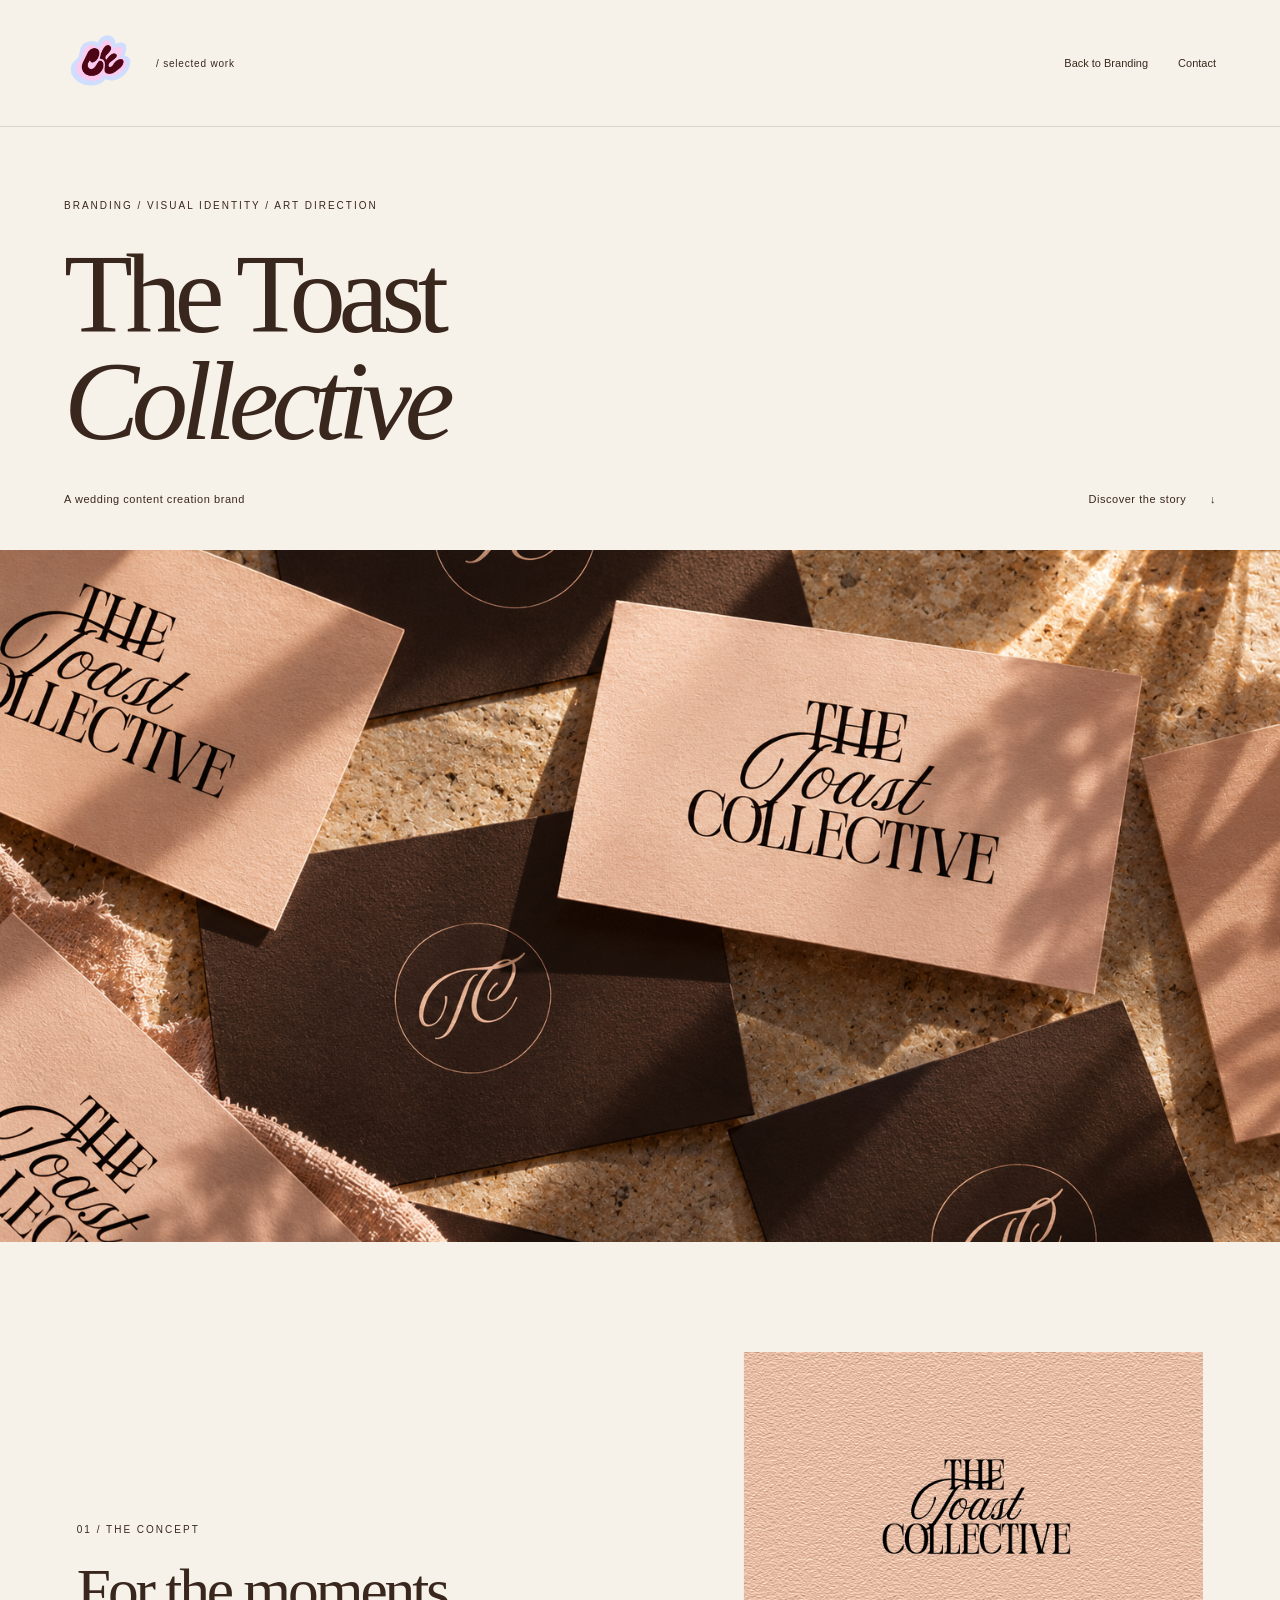
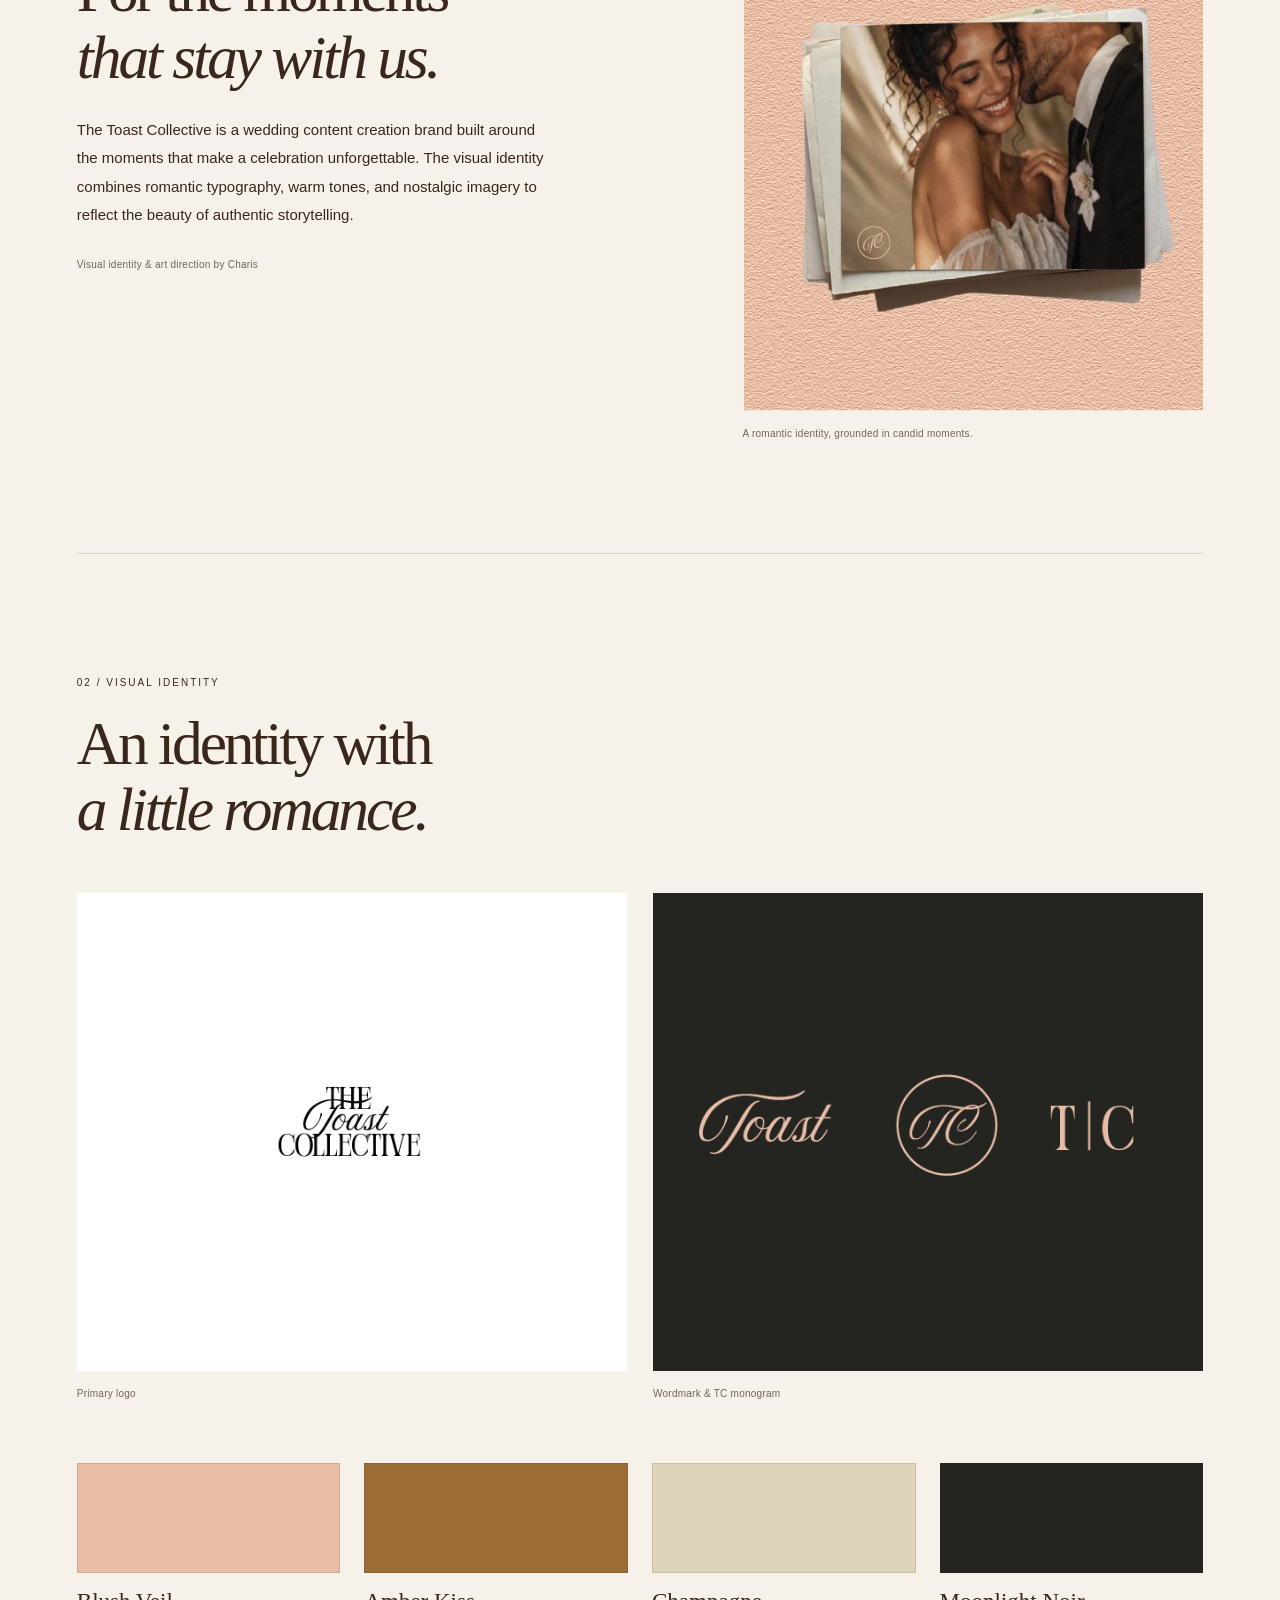
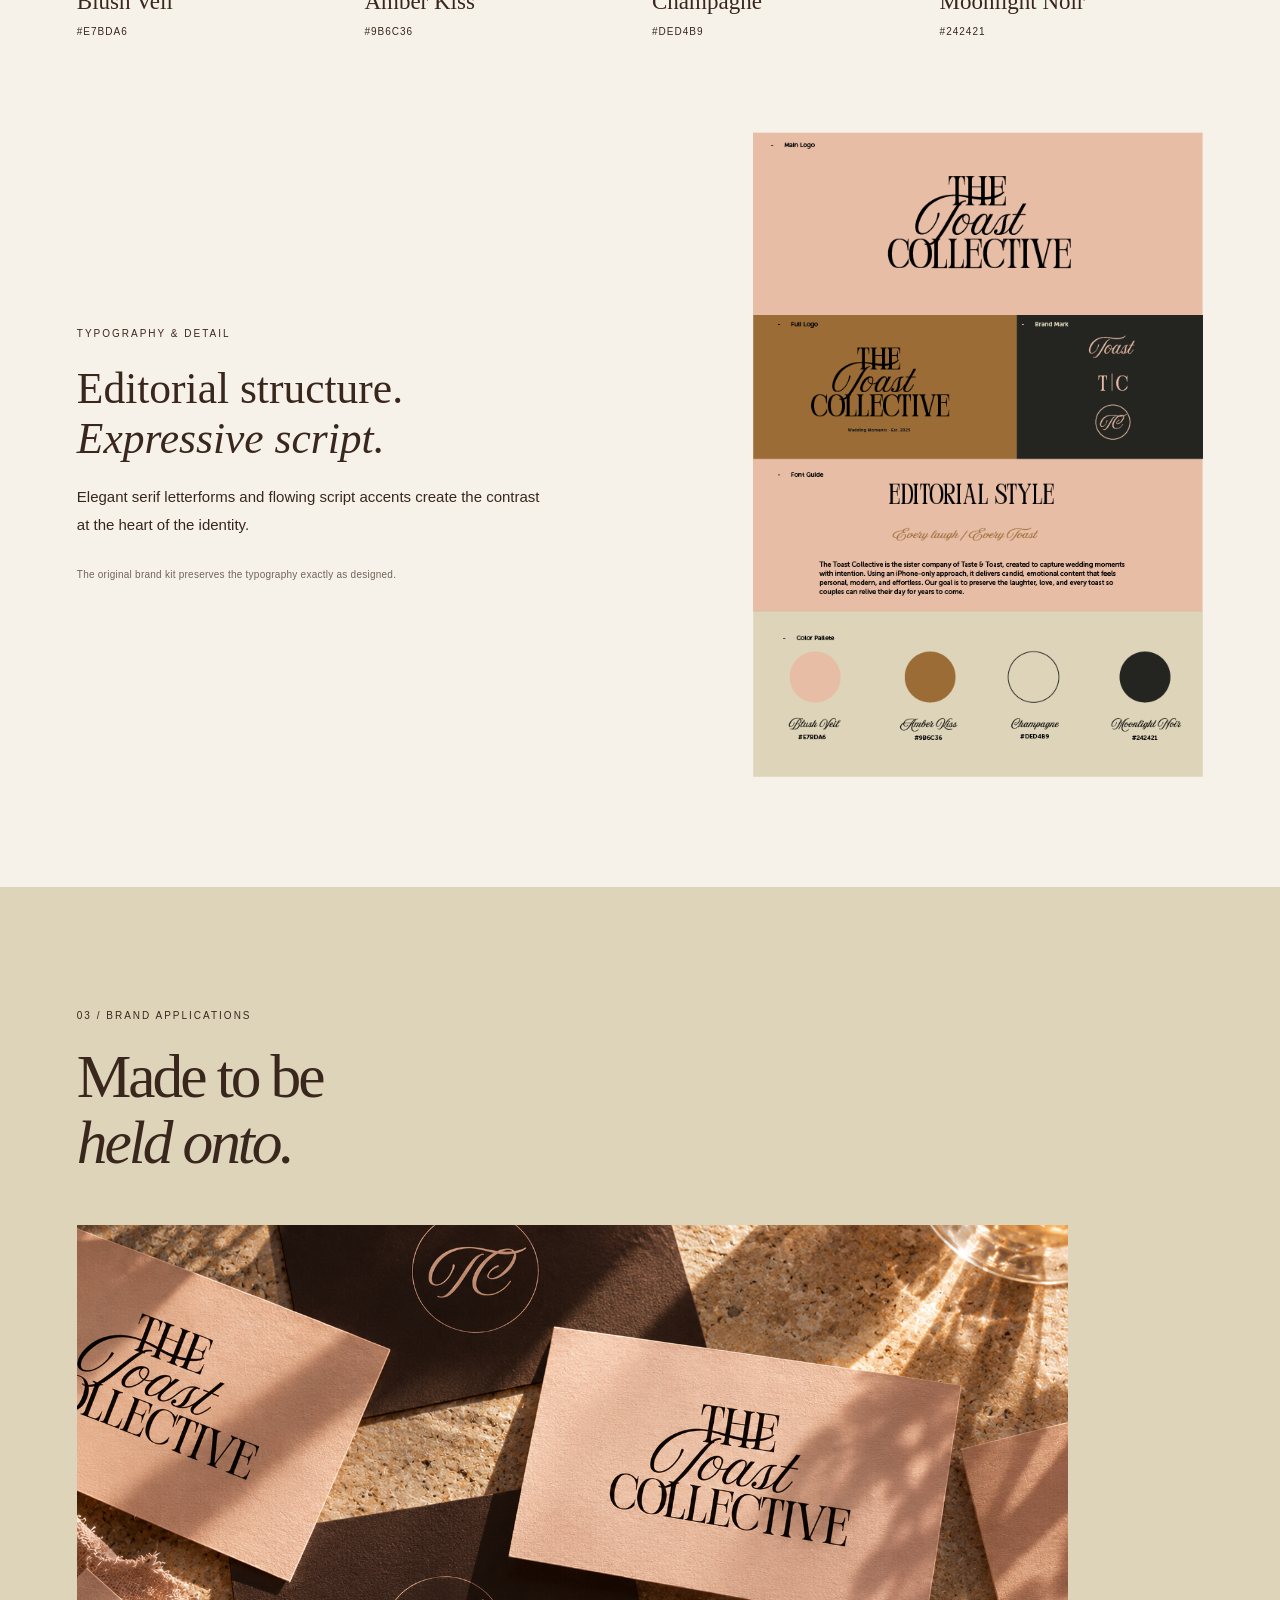
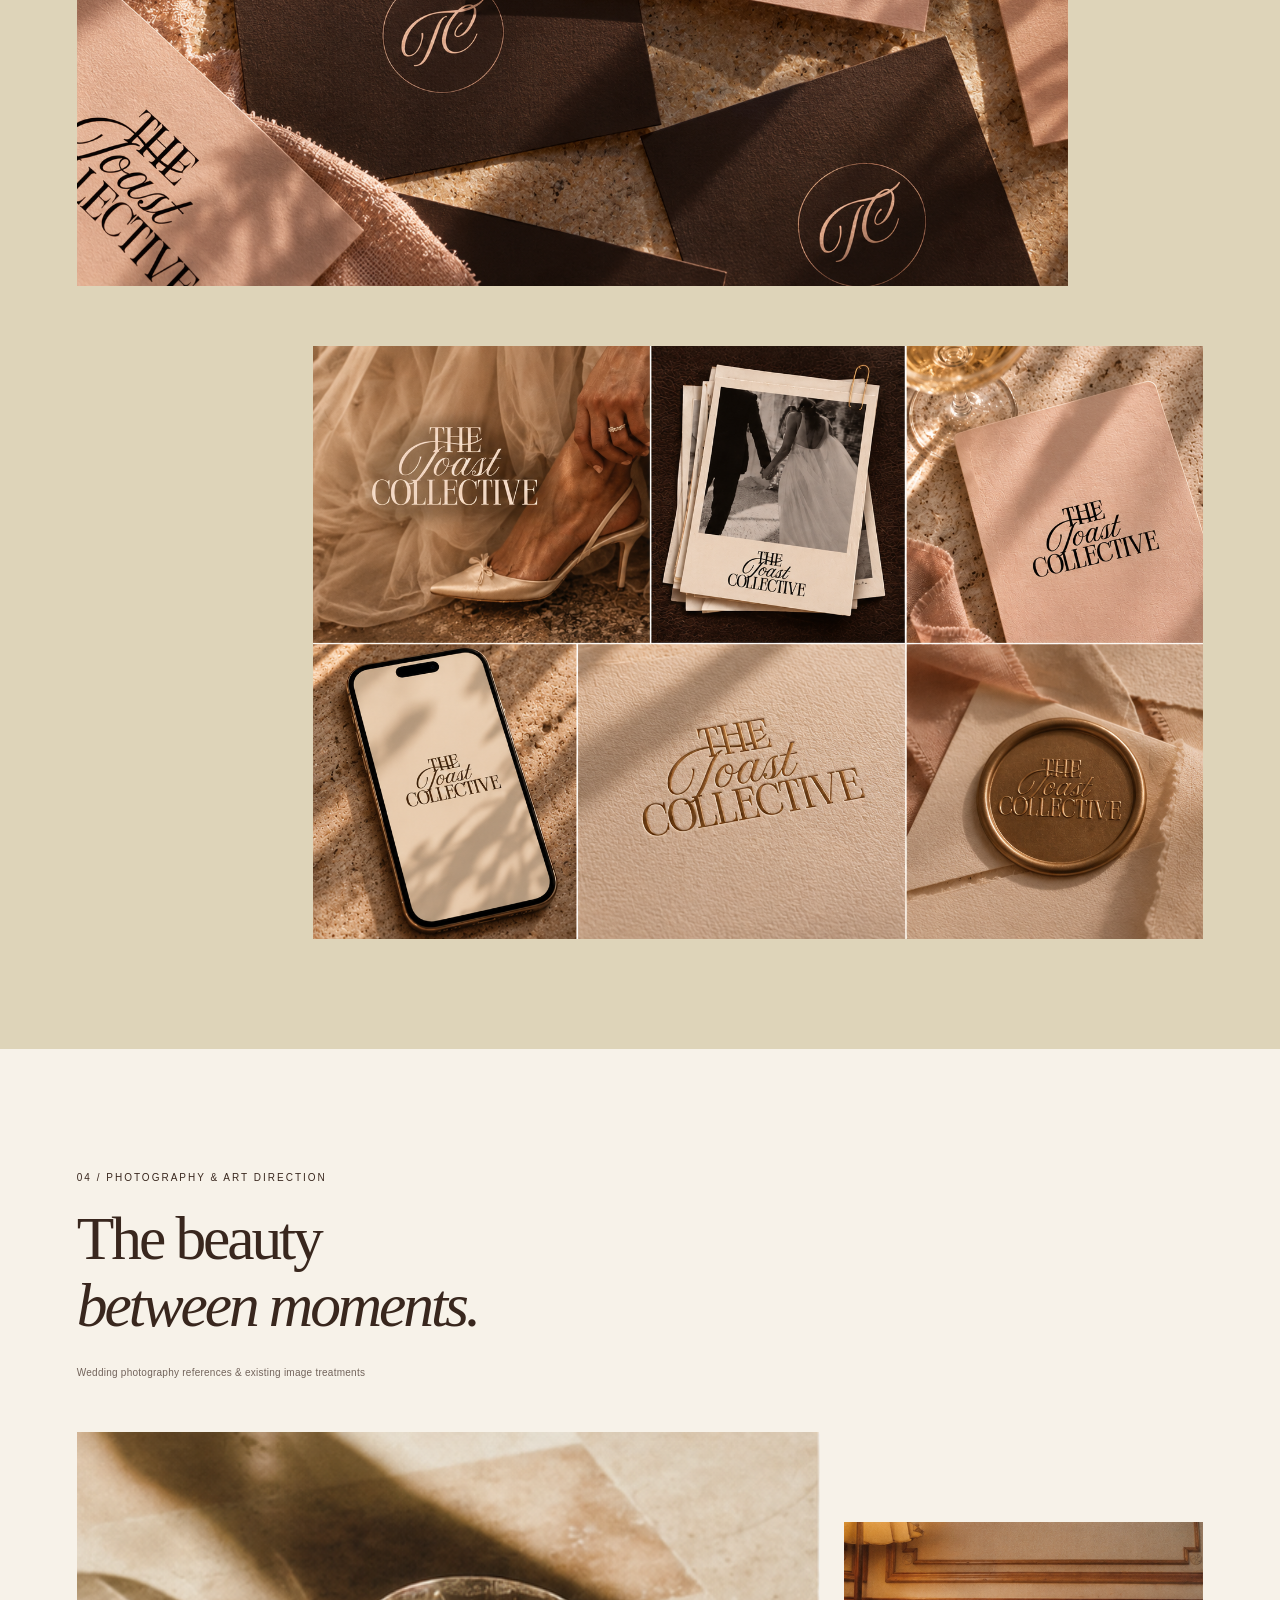
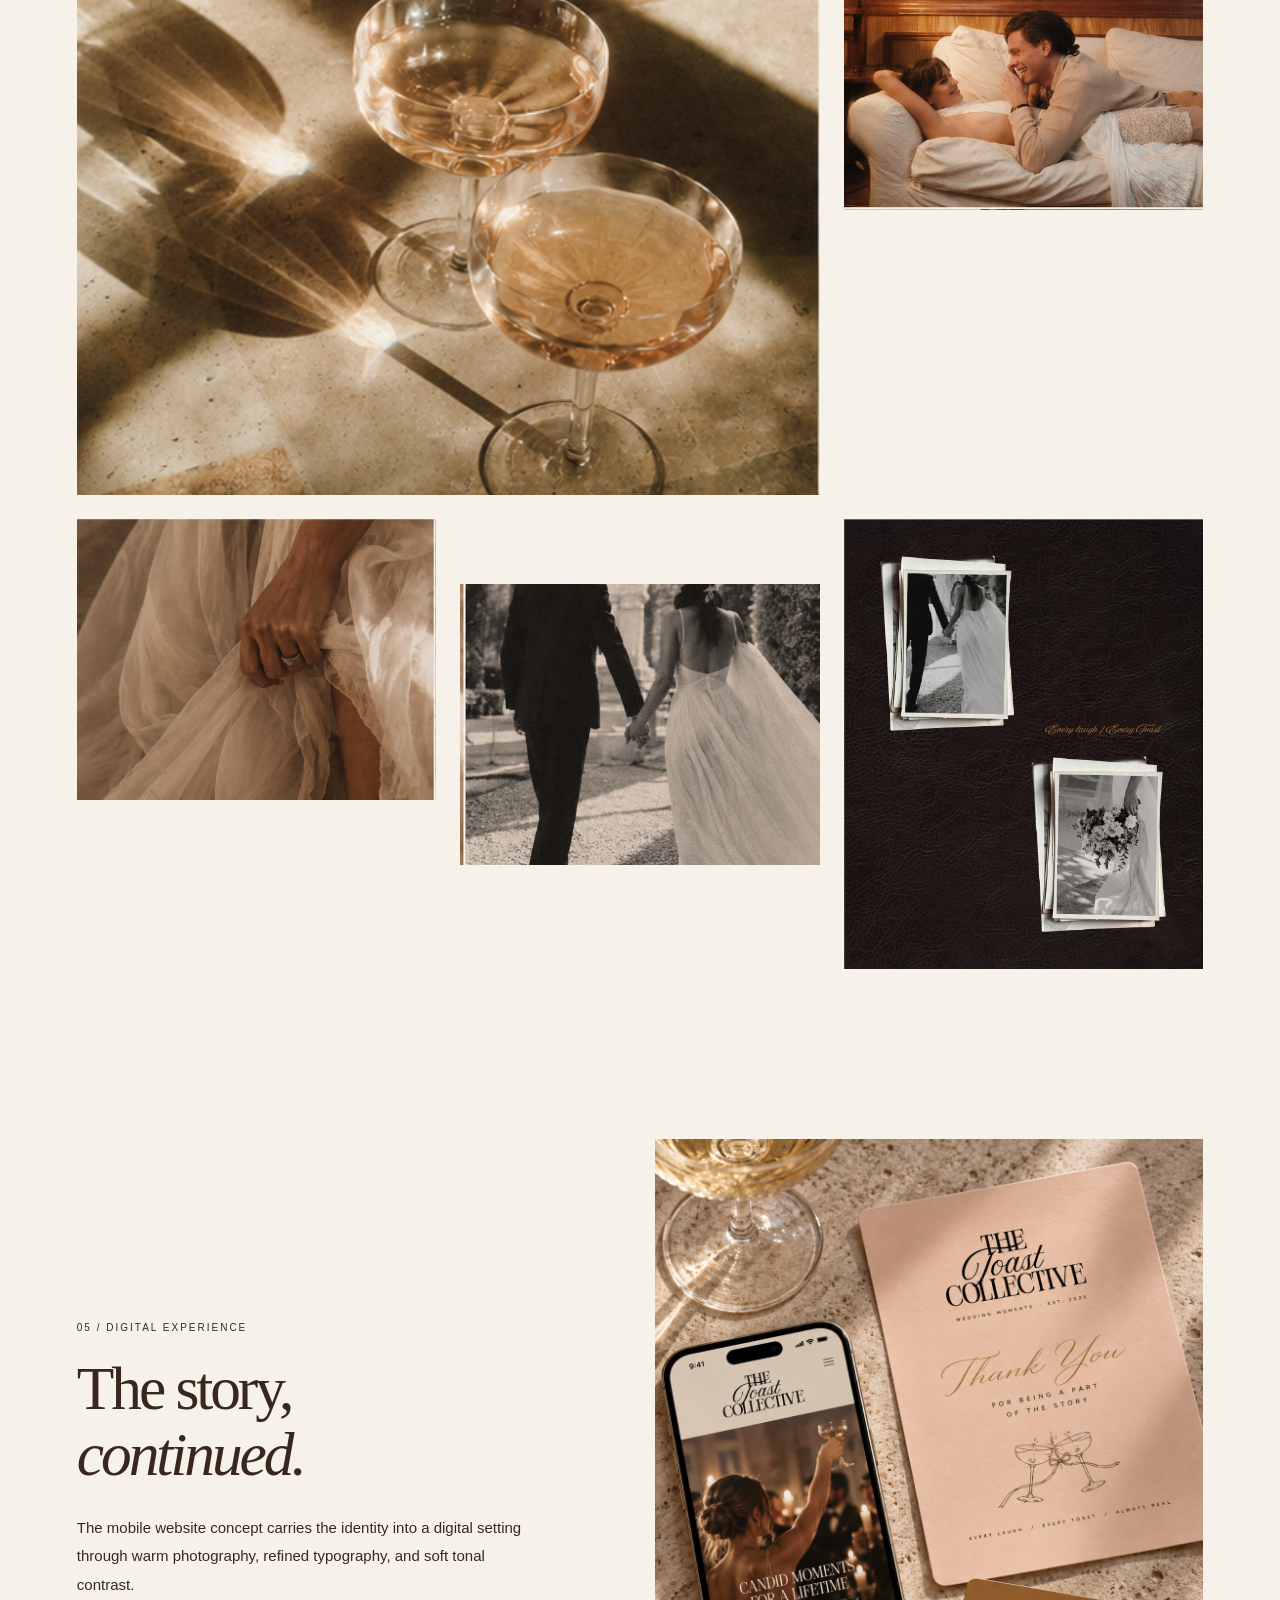
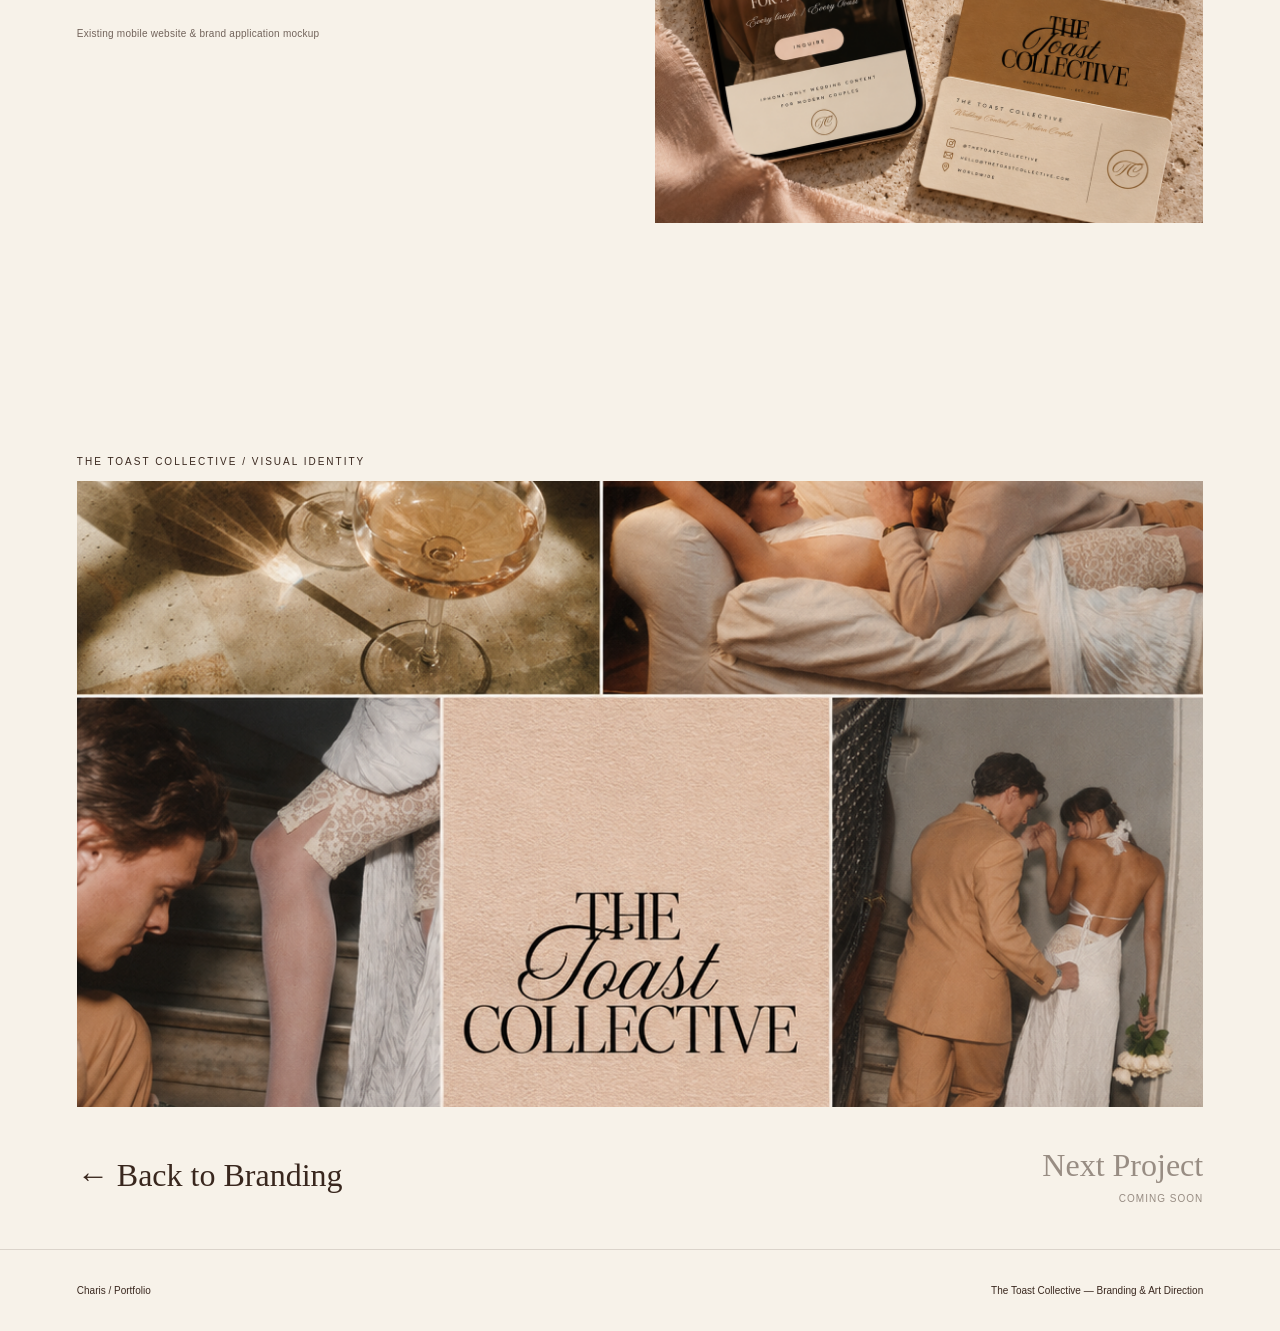
<file: toast-collective.html>
<!doctype html>
<html lang="en"><head><meta charset="utf-8"><meta name="viewport" content="width=device-width, initial-scale=1"><meta name="description" content="The Toast Collective — a romantic wedding brand identity and art direction project by Charis."><title>The Toast Collective | Charis Portfolio</title><link rel="stylesheet" href="css/toast-collective.css"><script src="js/toast-collective.js" defer></script><link rel="stylesheet" href="css/cursor.css"></head>
<body><a class="skip" href="#main">Skip to project</a>
<header class="project-nav"><a href="index.html" class="portfolio-name signature-link" aria-label="Charis Enty — portfolio home"><img class="portfolio-logo" src="assets/images/home/logo-1.png" alt="Charis Enty CE logo"><span>/ selected work</span></a><nav aria-label="Portfolio navigation"><a href="work.html#branding">Back to Branding</a><a href="mailto:entycharis@yahoo.com">Contact</a></nav></header>
<main id="main">
<section class="hero" aria-labelledby="project-title"><div class="hero-heading"><p class="eyebrow">Branding / Visual Identity / Art Direction</p><h1 id="project-title">The Toast<br><em>Collective</em></h1><div class="hero-meta"><span>A wedding content creation brand</span><a href="#concept" class="scroll-link">Discover the story <span aria-hidden="true">↓</span></a></div></div><button class="gallery-image hero-image reveal" type="button" data-full="assets/images/work/t%26tcollective%3A/Warm%20Editorial%20Wedding%20Business%20Cards.png" data-caption="Blush and chocolate Toast Collective business cards on warm stone, with the primary logo and circular TC monogram" aria-label="Enlarge: Blush and chocolate Toast Collective business cards on warm stone, with the primary logo and circular TC monogram"><img src="assets/images/work/t%26tcollective%3A/Warm%20Editorial%20Wedding%20Business%20Cards.png" alt="Blush and chocolate Toast Collective business cards on warm stone, with the primary logo and circular TC monogram" loading="eager" decoding="async"><span class="zoom-hint" aria-hidden="true">View image +</span></button></section>
<section class="concept section" id="concept" aria-labelledby="concept-title"><div class="concept-copy reveal"><p class="eyebrow">01 / The concept</p><h2 id="concept-title">For the moments<br><em>that stay with us.</em></h2><p class="body-copy">The Toast Collective is a wedding content creation brand built around the moments that make a celebration unforgettable. The visual identity combines romantic typography, warm tones, and nostalgic imagery to reflect the beauty of authentic storytelling.</p><p class="small-note">Visual identity &amp; art direction by Charis</p></div><figure><button class="gallery-image  reveal" type="button" data-full="assets/images/work/t%26tcollective%3A/mockup.png" data-caption="The Toast Collective logo above layered prints of a couple sharing a candid wedding moment, on blush textured paper" aria-label="Enlarge: The Toast Collective logo above layered prints of a couple sharing a candid wedding moment, on blush textured paper"><img src="assets/images/work/t%26tcollective%3A/mockup.png" alt="The Toast Collective logo above layered prints of a couple sharing a candid wedding moment, on blush textured paper" loading="lazy" decoding="async"><span class="zoom-hint" aria-hidden="true">View image +</span></button><figcaption>A romantic identity, grounded in candid moments.</figcaption></figure></section>
<section class="identity section" id="identity" aria-labelledby="identity-title"><div class="section-heading reveal"><p class="eyebrow">02 / Visual identity</p><h2 id="identity-title">An identity with<br><em>a little romance.</em></h2></div><div class="identity-pair"><figure><button class="gallery-image logo-image reveal" type="button" data-full="assets/images/work/t%26tcollective%3A/tt-collective-logo.png" data-caption="The Toast Collective primary logo combining a high-contrast serif with a sweeping Toast script" aria-label="Enlarge: The Toast Collective primary logo combining a high-contrast serif with a sweeping Toast script"><img src="assets/images/work/t%26tcollective%3A/tt-collective-logo.png" alt="The Toast Collective primary logo combining a high-contrast serif with a sweeping Toast script" loading="lazy" decoding="async"><span class="zoom-hint" aria-hidden="true">View image +</span></button><figcaption>Primary logo</figcaption></figure><figure><button class="gallery-image  reveal" type="button" data-full="assets/images/work/t%26tcollective%3A/brand-marks.png" data-caption="Toast script wordmark, circular TC monogram, and spaced TC initials in blush on Moonlight Noir" aria-label="Enlarge: Toast script wordmark, circular TC monogram, and spaced TC initials in blush on Moonlight Noir"><img src="assets/images/work/t%26tcollective%3A/brand-marks.png" alt="Toast script wordmark, circular TC monogram, and spaced TC initials in blush on Moonlight Noir" loading="lazy" decoding="async"><span class="zoom-hint" aria-hidden="true">View image +</span></button><figcaption>Wordmark &amp; TC monogram</figcaption></figure></div><div class="palette reveal" aria-label="Original brand color palette"><div style="--swatch:#E7BDA6"><span></span><h3>Blush Veil</h3><p>#E7BDA6</p></div><div style="--swatch:#9B6C36"><span></span><h3>Amber Kiss</h3><p>#9B6C36</p></div><div style="--swatch:#DED4B9"><span></span><h3>Champagne</h3><p>#DED4B9</p></div><div style="--swatch:#242421"><span></span><h3>Moonlight Noir</h3><p>#242421</p></div></div><div class="type-study"><div class="reveal"><p class="eyebrow">Typography &amp; detail</p><h3>Editorial structure.<br><em>Expressive script.</em></h3><p class="body-copy">Elegant serif letterforms and flowing script accents create the contrast at the heart of the identity.</p><p class="small-note">The original brand kit preserves the typography exactly as designed.</p></div><button class="gallery-image kit reveal" type="button" data-full="assets/images/work/t%26tcollective%3A/brand-kit.png" data-caption="Original brand kit showing the primary logo, alternate marks, editorial typography, script accents, and four labeled brand colors" aria-label="Enlarge: Original brand kit showing the primary logo, alternate marks, editorial typography, script accents, and four labeled brand colors"><img src="assets/images/work/t%26tcollective%3A/brand-kit.png" alt="Original brand kit showing the primary logo, alternate marks, editorial typography, script accents, and four labeled brand colors" loading="lazy" decoding="async"><span class="zoom-hint" aria-hidden="true">View image +</span></button></div></section>
<section class="applications section" aria-labelledby="applications-title"><div class="section-heading reveal"><p class="eyebrow">03 / Brand applications</p><h2 id="applications-title">Made to be<br><em>held onto.</em></h2></div><div class="application-grid"><button class="gallery-image app-wide reveal" type="button" data-full="assets/images/work/t%26tcollective%3A/Warm%20Editorial%20Wedding%20Business%20Cards.png" data-caption="Business-card application: blush logo fronts and chocolate TC monogram backs" aria-label="Enlarge: Business-card application: blush logo fronts and chocolate TC monogram backs"><img src="assets/images/work/t%26tcollective%3A/Warm%20Editorial%20Wedding%20Business%20Cards.png" alt="Business-card application: blush logo fronts and chocolate TC monogram backs" loading="lazy" decoding="async"><span class="zoom-hint" aria-hidden="true">View image +</span></button><button class="gallery-image app-collection reveal" type="button" data-full="assets/images/work/t%26tcollective%3A/Elegant%20Wedding%20Branding%20Mockup%20Collection.png" data-caption="Existing application collection with branded photography, printed photo treatment, textured logo applications, and a mobile logo display" aria-label="Enlarge: Existing application collection with branded photography, printed photo treatment, textured logo applications, and a mobile logo display"><img src="assets/images/work/t%26tcollective%3A/Elegant%20Wedding%20Branding%20Mockup%20Collection.png" alt="Existing application collection with branded photography, printed photo treatment, textured logo applications, and a mobile logo display" loading="lazy" decoding="async"><span class="zoom-hint" aria-hidden="true">View image +</span></button></div></section>
<section class="photography section" aria-labelledby="photography-title"><div class="section-heading reveal"><p class="eyebrow">04 / Photography &amp; art direction</p><h2 id="photography-title">The beauty<br><em>between moments.</em></h2><p class="small-note">Wedding photography references &amp; existing image treatments</p></div><div class="photo-grid"><button type="button" class="gallery-image photo-crop wine reveal" data-full="assets/images/work/t%26tcollective%3A/Vintage%20Wedding%20Editorial%20Moodboard.png" data-caption="Champagne coupes catching warm sunlight on stone — from the original wedding moodboard" aria-label="Enlarge original moodboard: Champagne coupes catching warm sunlight on stone"><img src="assets/images/work/t%26tcollective%3A/Vintage%20Wedding%20Editorial%20Moodboard.png" alt="Champagne coupes catching warm sunlight on stone" loading="lazy"><span class="zoom-hint" aria-hidden="true">View moodboard +</span></button><button type="button" class="gallery-image photo-crop couple reveal" data-full="assets/images/work/t%26tcollective%3A/Vintage%20Wedding%20Editorial%20Moodboard.png" data-caption="A wedding couple sharing a relaxed, intimate moment — from the original wedding moodboard" aria-label="Enlarge original moodboard: A wedding couple sharing a relaxed, intimate moment"><img src="assets/images/work/t%26tcollective%3A/Vintage%20Wedding%20Editorial%20Moodboard.png" alt="A wedding couple sharing a relaxed, intimate moment" loading="lazy"><span class="zoom-hint" aria-hidden="true">View moodboard +</span></button><button type="button" class="gallery-image photo-crop detail reveal" data-full="assets/images/work/t%26tcollective%3A/Vintage%20Wedding%20Editorial%20Moodboard.png" data-caption="Close-up of a hand gathering the fabric of a wedding dress — from the original wedding moodboard" aria-label="Enlarge original moodboard: Close-up of a hand gathering the fabric of a wedding dress"><img src="assets/images/work/t%26tcollective%3A/Vintage%20Wedding%20Editorial%20Moodboard.png" alt="Close-up of a hand gathering the fabric of a wedding dress" loading="lazy"><span class="zoom-hint" aria-hidden="true">View moodboard +</span></button><button type="button" class="gallery-image photo-crop walk reveal" data-full="assets/images/work/t%26tcollective%3A/Vintage%20Wedding%20Editorial%20Moodboard.png" data-caption="Black-and-white reference of a couple walking hand in hand — from the original wedding moodboard" aria-label="Enlarge original moodboard: Black-and-white reference of a couple walking hand in hand"><img src="assets/images/work/t%26tcollective%3A/Vintage%20Wedding%20Editorial%20Moodboard.png" alt="Black-and-white reference of a couple walking hand in hand" loading="lazy"><span class="zoom-hint" aria-hidden="true">View moodboard +</span></button><button class="gallery-image photo-treatment reveal" type="button" data-full="assets/images/work/t%26tcollective%3A/mockup-2.png" data-caption="Black-and-white wedding prints and a bouquet detail arranged on chocolate textured material" aria-label="Enlarge: Black-and-white wedding prints and a bouquet detail arranged on chocolate textured material"><img src="assets/images/work/t%26tcollective%3A/mockup-2.png" alt="Black-and-white wedding prints and a bouquet detail arranged on chocolate textured material" loading="lazy" decoding="async"><span class="zoom-hint" aria-hidden="true">View image +</span></button></div></section>
<section class="digital section" aria-labelledby="digital-title"><div class="digital-copy reveal"><p class="eyebrow">05 / Digital experience</p><h2 id="digital-title">The story,<br><em>continued.</em></h2><p class="body-copy">The mobile website concept carries the identity into a digital setting through warm photography, refined typography, and soft tonal contrast.</p><p class="small-note">Existing mobile website &amp; brand application mockup</p></div><button class="gallery-image digital-image reveal" type="button" data-full="assets/images/work/t%26tcollective%3A/idea.png" data-caption="Mobile website mockup with wedding imagery, editorial typography, and an Inquire button, alongside existing branded materials" aria-label="Enlarge: Mobile website mockup with wedding imagery, editorial typography, and an Inquire button, alongside existing branded materials"><img src="assets/images/work/t%26tcollective%3A/idea.png" alt="Mobile website mockup with wedding imagery, editorial typography, and an Inquire button, alongside existing branded materials" loading="lazy" decoding="async"><span class="zoom-hint" aria-hidden="true">View image +</span></button></section>
<section class="closing section" aria-label="Project closing"><p class="eyebrow reveal">The Toast Collective / Visual identity</p><button class="gallery-image closing-image reveal" type="button" data-full="assets/images/work/t%26tcollective%3A/Vintage%20Wedding%20Editorial%20Moodboard.png" data-caption="Original wedding art-direction moodboard combining warm candid photographs, champagne, bridal details, and the Toast Collective logo" aria-label="Enlarge: Original wedding art-direction moodboard combining warm candid photographs, champagne, bridal details, and the Toast Collective logo"><img src="assets/images/work/t%26tcollective%3A/Vintage%20Wedding%20Editorial%20Moodboard.png" alt="Original wedding art-direction moodboard combining warm candid photographs, champagne, bridal details, and the Toast Collective logo" loading="lazy" decoding="async"><span class="zoom-hint" aria-hidden="true">View image +</span></button><div class="closing-nav"><a href="work.html#branding">← Back to Branding</a><span class="next-project">Next Project <small>Coming soon</small></span></div></section>
</main><footer><a href="index.html">Charis / Portfolio</a><span>The Toast Collective — Branding &amp; Art Direction</span></footer>
<dialog id="lightbox" aria-labelledby="lightbox-caption"><div class="lightbox-bar"><p id="lightbox-caption"></p><button type="button" id="close-lightbox" aria-label="Close enlarged image">Close ×</button></div><img id="lightbox-image" alt=""><div class="lightbox-controls"><button type="button" id="previous-image" aria-label="Previous image">← Previous</button><span id="image-count"></span><button type="button" id="next-image" aria-label="Next image">Next →</button></div></dialog>
</body></html>
</file>
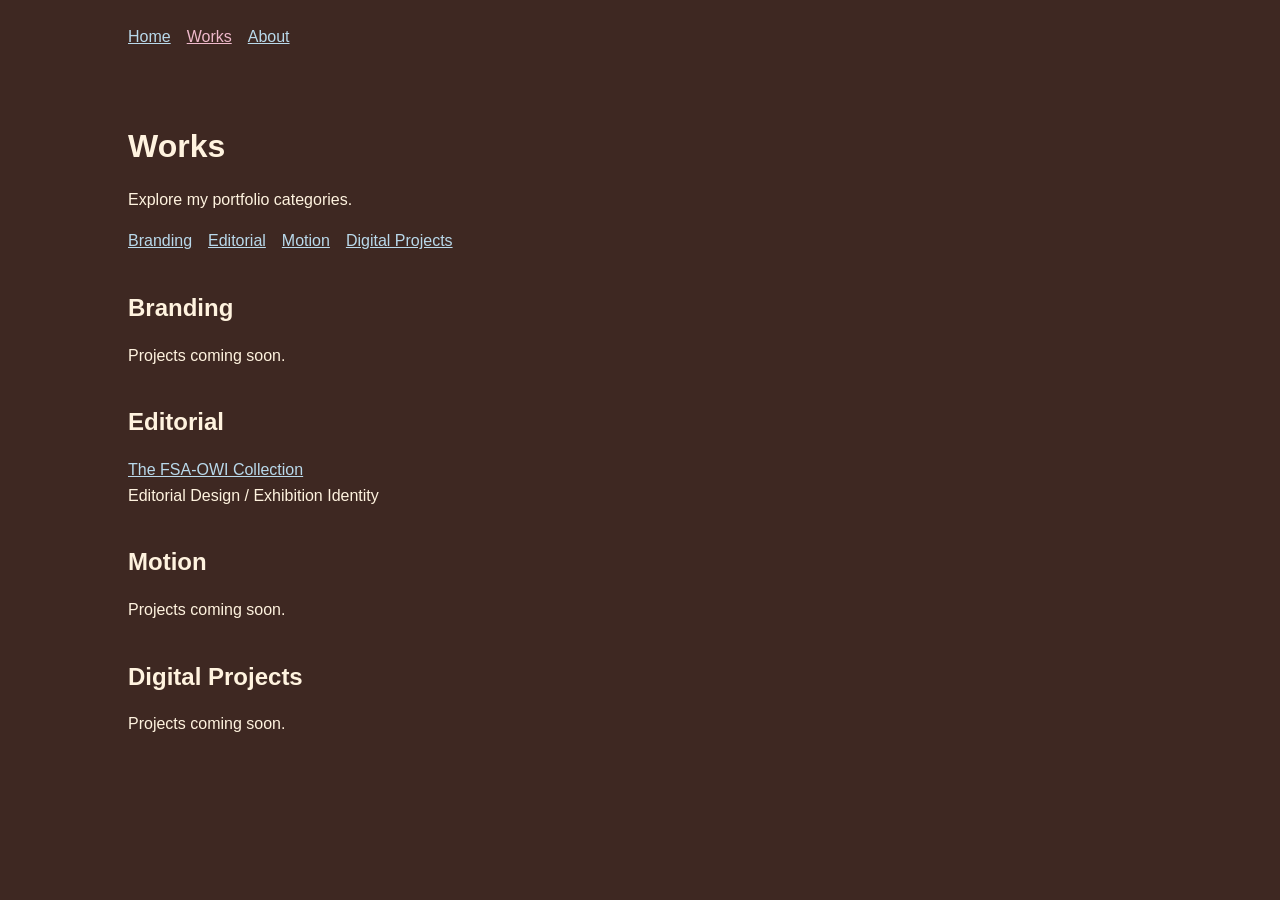
<file: work.html>
<!doctype html>
<html lang="en">
<head>
  <meta charset="UTF-8">
  <meta name="viewport" content="width=device-width, initial-scale=1">
  <title>Works | Charis Portfolio</title>
  <link rel="stylesheet" href="css/style.css">
  <script src="js/script.js" defer></script>
<link rel="stylesheet" href="css/cursor.css"></head>
<body>
  <a class="skip-link" href="#main">Skip to content</a>
  <header>
    <nav aria-label="Main navigation">
      <a href="index.html">Home</a>
      <a href="work.html">Works</a>
      <a href="about.html">About</a>
    </nav>
  </header>
  <main id="main">
    <h1>Works</h1>
    <p>Explore my portfolio categories.</p>
    <!-- Replace these text links with illustrated stacked folders later.
         Store folder graphics in assets/images/work. -->
    <nav aria-label="Portfolio categories">
      <a href="#branding">Branding</a>
      <a href="#editorial">Editorial</a>
      <a href="#motion">Motion</a>
      <a href="#digital">Digital Projects</a>
    </nav>
    <section id="branding" aria-labelledby="branding-heading">
      <h2 id="branding-heading">Branding</h2>
      <p>Projects coming soon.</p>
    </section>
    <section id="editorial" aria-labelledby="editorial-heading">
      <h2 id="editorial-heading">Editorial</h2>
      <p><a href="fsa-owi.html">The FSA-OWI Collection</a><br>Editorial Design / Exhibition Identity</p>
      <!-- Paste the Heyzine HTML embed code here when ready.
           Give each iframe a descriptive title and a responsive width.
           Project mockups belong in assets/images/projects. -->
    </section>
    <section id="motion" aria-labelledby="motion-heading">
      <h2 id="motion-heading">Motion</h2>
      <p>Projects coming soon.</p>
    </section>
    <section id="digital" aria-labelledby="digital-heading">
      <h2 id="digital-heading">Digital Projects</h2>
      <p>Projects coming soon.</p>
    </section>
  </main>
</body>
</html>
</file>
<file: css/style.css>
/* Starter styles only. Scrapbook layers and folder graphics come later. */
:root {
  --chocolate: #3e2822;
  --pastel-blue: #b9d9eb;
  --pastel-pink: #efb9cb;
  --cream: #fff3df;
}

/* Add custom @font-face declarations after placing web fonts in assets/fonts. */
* { box-sizing: border-box; }
body {
  margin: 0;
  background: var(--chocolate);
  color: var(--cream);
  font-family: Arial, sans-serif;
  line-height: 1.6;
}
header, main {
  width: min(100% - 2rem, 64rem);
  margin-inline: auto;
}
header { padding-block: 1.5rem; }
main { padding-block: 2rem; }
nav { display: flex; flex-wrap: wrap; gap: 1rem; }
a { color: var(--pastel-blue); }
a:hover, a[aria-current="page"] { color: var(--pastel-pink); }
:focus-visible { outline: 3px solid var(--pastel-pink); outline-offset: 4px; }
h1, h2 { line-height: 1.2; }
section { margin-block: 2.5rem; scroll-margin-top: 1rem; }
img { max-width: 100%; height: auto; }
iframe { max-width: 100%; }
.skip-link { position: absolute; top: -100px; left: 1rem; }
.skip-link:focus { top: 1rem; background: var(--chocolate); padding: .5rem; }
</file>
<file: css/cursor.css>
/* Wobbly Yellow Pencil — https://www.cursors-4u.com/cursor/wobbly-yellow-pencil */
@media (hover: hover) and (pointer: fine) {
  * {
    cursor: url('https://cdn.cursors-4u.net/previews/8767a-3a77ca09-cursor_2-preview-32.webp') 0 0, auto !important;
  }
}
/* End www.Cursors-4U.com Code */

/* Shared portfolio scrollbar: Charis pastel blue. */
:root { --portfolio-scrollbar-blue: #d1ddff; }
* { scrollbar-color: var(--portfolio-scrollbar-blue) transparent; scrollbar-width: auto; }
::-webkit-scrollbar { width: 12px; height: 12px; }
::-webkit-scrollbar-track { background: transparent; }
::-webkit-scrollbar-thumb {
  background-color: var(--portfolio-scrollbar-blue);
  border: 3px solid transparent;
  border-radius: 999px;
  background-clip: padding-box;
}
::-webkit-scrollbar-corner { background: transparent; }
</file>
<file: css/fsa-owi.css>
/* Project-specific presentation; original artwork retains its embedded typography. */
:root{--ink:#191918;--paper:#eee9df;--muted:#b3afa5;--line:#ffffff30}*{box-sizing:border-box}html{scroll-behavior:smooth;scroll-padding-top:35px}body{margin:0;background:var(--ink);color:var(--paper);font-family:Arial,Helvetica,sans-serif}img{display:block;width:100%;height:auto}a{color:inherit;text-underline-offset:6px}button{font:inherit;color:inherit}figure{margin:0}.wrap{width:min(88%,1400px);margin-inline:auto}.nav{display:flex;align-items:center;gap:24px;padding:24px 6%;border-bottom:1px solid var(--line)}.home img{width:46px;height:46px;object-fit:contain}.nav-label,.label,figcaption,dt,.dates{font-size:11px;letter-spacing:.14em;line-height:1.7;text-transform:uppercase;color:var(--muted)}.nav nav{margin-left:auto;display:flex;gap:30px;font-size:13px}.nav a{text-decoration:none}.skip{position:absolute;top:-100px}.skip:focus{top:10px;z-index:20;padding:12px;background:var(--paper);color:var(--ink)}.hero{display:grid;grid-template-columns:1.1fr .85fr;gap:10%;align-items:center;padding-block:90px 120px}.hero h1{font-size:clamp(42px,5.9vw,92px);font-weight:400;letter-spacing:-.04em;line-height:1.07;margin:30px 0}.hero h1 span{letter-spacing:.025em}.dates{margin:35px 0}.intro-copy,.description{font-size:16px;line-height:1.9;max-width:570px}.text-link{display:inline-block;font-size:13px;margin-top:25px}.hero-image{max-width:480px;justify-self:end;position:relative;padding:15px;border:1px solid var(--line)}.hero-image figcaption{font-size:9px;margin-top:15px}.section-head{display:grid;grid-template-columns:1fr 1.5fr 1fr;gap:35px;align-items:start;margin-bottom:55px}.section-head h2{margin:0}h2{font-size:clamp(32px,4vw,58px);font-weight:400;letter-spacing:-.03em;line-height:1.12}.section-head p:not(.label){font-size:14px;line-height:1.8;margin-top:0;color:var(--muted)}.identity,.postcards{padding:85px 0 115px;border-top:1px solid var(--line)}.poster-grid{display:grid;grid-template-columns:repeat(3,1fr);gap:4%}.poster-grid figure:nth-child(2){margin-top:65px}.poster-grid figure:nth-child(3){margin-top:130px}.image-link{display:block;width:100%;padding:0;border:0;background:none;cursor:zoom-in;transition:translate .4s,filter .4s}.image-link:hover{translate:0 -5px;filter:brightness(1.08)}.image-link img{object-fit:contain}figcaption{margin-top:18px;font-size:10px}.postcard-grid{display:grid;grid-template-columns:1fr 1fr;gap:9%;max-width:1050px;margin:auto}.postcard-grid figure:nth-child(2){margin-top:90px}.catalog{padding:85px 0;background:#232321;border-block:1px solid var(--line)}.flipbook{position:relative;padding-block:14px;background:repeating-linear-gradient(90deg,transparent 0 16px,#eee9df50 16px 26px,transparent 26px 42px);background-size:100% 5px;background-repeat:no-repeat;background-position:top}.flipbook iframe{display:block;background:#191918;min-height:600px;height:clamp(600px,75vh,900px)!important}.fallback{margin-top:20px}.details{padding-block:100px;display:grid;grid-template-columns:1fr 2.5fr;gap:35px}.details h2{margin-top:0}.description{max-width:750px}dl{display:grid;grid-template-columns:1fr 1fr;gap:35px;border-top:1px solid var(--line);padding-top:30px;margin-top:40px}dd{margin:12px 0 0;line-height:1.8;font-size:14px}.closing{border-block:1px solid var(--line);display:flex;justify-content:space-between;align-items:center;padding-block:45px}.closing a{text-decoration:none}.closing strong{display:block;margin-top:12px;font-size:clamp(20px,2vw,32px);font-weight:400}.folder-link:before{content:'';display:inline-block;width:20px;height:14px;margin-right:12px;background:#c7cbb4;clip-path:polygon(0 0,40% 0,48% 20%,100% 20%,100% 100%,0 100%)}footer{display:flex;justify-content:space-between;padding-block:30px;font-size:11px;color:var(--muted)}.js-reveals .reveal{opacity:0;translate:0 18px;transition:opacity .8s,translate .8s}.js-reveals .reveal.visible{opacity:1;translate:none}:focus-visible{outline:2px solid #d4a5a5;outline-offset:6px}dialog{width:min(94vw,1400px);max-height:94svh;padding:20px;border:1px solid #555;background:#191918;color:var(--paper)}dialog::backdrop{background:#000d}#lightbox-image{width:100%;height:72svh;object-fit:contain}.lightbox-bar,.lightbox-controls{display:flex;justify-content:space-between;align-items:center;gap:20px}.lightbox-bar p{font-size:12px}.lightbox-bar button,.lightbox-controls button{background:none;border:1px solid #555;padding:10px 15px;cursor:pointer}.lightbox-controls{margin-top:16px;font-size:12px}.lightbox-open{overflow:hidden}@media(min-width:1900px){.hero{padding-block:110px 140px}.hero-image{max-width:540px}}@media(max-width:900px){.section-head{grid-template-columns:1fr 2fr}.section-head>:last-child{grid-column:2}.hero{gap:6%;padding-block:65px}.hero h1{font-size:clamp(38px,6vw,60px)}.details{grid-template-columns:1fr 2fr}.nav-label{display:none}}@media(max-width:600px){.nav{padding:18px 6%;gap:10px}.nav nav{gap:20px;font-size:11px}.home img{width:38px;height:38px}.hero{grid-template-columns:1fr;gap:40px;padding-block:50px 70px}.hero h1{font-size:clamp(38px,9vw,58px)}.hero-image{justify-self:center;max-width:100%}.section-head,.details{grid-template-columns:1fr;gap:18px}.section-head>:last-child{grid-column:auto}.section-head{margin-bottom:35px}.identity,.postcards,.catalog{padding-block:60px}.poster-grid{grid-template-columns:1fr;gap:40px;max-width:390px;margin:auto}.poster-grid figure:nth-child(n),.postcard-grid figure:nth-child(n){margin-top:0}.postcard-grid{grid-template-columns:1fr;gap:45px}.flipbook iframe{height:75svh!important;min-height:560px}.details{padding-block:60px}dl{grid-template-columns:1fr}.closing{align-items:flex-start;gap:40px;flex-direction:column}footer{gap:20px;flex-wrap:wrap}#lightbox-image{height:65svh}.lightbox-bar p{font-size:10px}}@media(prefers-reduced-motion:reduce){html{scroll-behavior:auto}*,*::before,*::after{transition:none!important;animation:none!important}.js-reveals .reveal{opacity:1;translate:none}}
</file>
<file: css/love-your-wellness.css>
/* Love Your Wellness: self-contained project styles; original brand palette. */
:root{--garden:#c7cbb4;--blush:#efcad6;--rose:#d4a5a5;--almond:#e7d5c6;--cocoa:#3a2f2f;--paper:#faf7f3}*{box-sizing:border-box}html{scroll-behavior:smooth;scroll-padding-top:24px}body{margin:0;color:var(--cocoa);background:var(--paper);font-family:Arial,sans-serif}a{color:inherit;text-underline-offset:5px}button{font:inherit}img{display:block;width:100%;height:auto}figure{margin:0}h2,h3{font-family:Georgia,'Times New Roman',serif;font-weight:400}h2{font-size:clamp(38px,5vw,72px);line-height:1.08;letter-spacing:-.045em;margin:18px 0 30px}h3{font-size:28px;line-height:1.2}em{font-weight:400}.eyebrow{font-size:10px;line-height:1.8;text-transform:uppercase;letter-spacing:.17em}.body-copy{font-size:15px;line-height:1.85;max-width:520px}.fine,figcaption{font-size:11px;line-height:1.7;color:#3a2f2fc0}figcaption{margin-top:12px}.wrap{width:min(88%,1240px);margin:auto}.project-nav{padding:15px 5%;display:flex;align-items:center;justify-content:space-between;gap:20px;border-bottom:1px solid #3a2f2f15}.portfolio-home{display:flex;align-items:center;gap:10px;text-decoration:none}.portfolio-home img{width:64px;height:64px;object-fit:contain}.portfolio-home span{font-size:10px;letter-spacing:.08em}.project-nav nav{display:flex;gap:28px;font-size:11px;align-items:center}.project-nav a{text-decoration:none}.folder-link{display:inline-flex;align-items:center;gap:10px}.folder-link:before{content:'';width:20px;height:15px;background:var(--rose);border-radius:2px;clip-path:polygon(0 0,43% 0,52% 20%,100% 20%,100% 100%,0 100%)}.hero{display:grid;grid-template-columns:1fr 1fr;max-width:1800px;margin:auto;min-height:660px}.hero-copy{background:var(--garden);padding:55px 12% 65px;display:flex;flex-direction:column;align-items:flex-start;justify-content:center;position:relative}.hero-logo{position:relative;width:100%;height:230px;margin:20px 0;overflow:hidden}.hero-logo img{position:absolute;width:130%;max-width:none;left:50%;top:50%;transform:translate(-50%,-50%)}.hero-subtitle{font:clamp(23px,2.2vw,34px)/1.4 Georgia,serif;margin:18px 0 36px}.discover{font-size:11px;display:flex;gap:25px;text-decoration:none;padding:12px 0}.hero-photo{display:flex;background:var(--almond);align-items:center}.hero-photo img{width:100%;height:auto;object-fit:contain}.heart{display:inline-block;color:var(--cocoa);font-size:24px;animation:heart-breathe 5s ease-in-out infinite;transform-origin:center}.hero-copy>.heart{position:absolute;right:10%;bottom:8%}.intro{display:grid;grid-template-columns:1fr 1fr;gap:6%;padding:100px 0}.intro>.eyebrow{grid-column:1/-1;margin:0}.intro h2{margin:0}.intro .body-copy{margin-top:0}.identity{padding:30px 0 100px}.section-heading{margin-bottom:45px}.identity-layout{display:grid;grid-template-columns:.72fr 1fr;gap:7%;align-items:start}.brand-board{max-width:450px}.type-note{margin:10px 0 36px}.type-note h3{margin-top:0}.logo-grid{display:grid;grid-template-columns:1fr 1fr;gap:25px}.logo-study .image-link{aspect-ratio:1.2;position:relative;overflow:hidden}.logo-study img{position:absolute;width:125%;max-width:none;left:50%;top:50%;transform:translate(-50%,-50%)}.rose .image-link{background:var(--rose)}.garden .image-link{background:var(--garden)}.almond .image-link{background:var(--almond)}.cocoa .image-link{background:var(--cocoa)}.palette{display:grid;grid-template-columns:repeat(5,1fr);gap:20px;margin-top:65px}.palette span{display:block;height:95px;border-radius:55px 55px 3px 3px;border:1px solid #3a2f2f15}.palette h3{font-size:18px;margin:15px 0 6px}.palette p{font-size:10px;letter-spacing:.05em}.photography{padding:20px 0 110px}.photography-grid{display:grid;grid-template-columns:1fr 1.3fr;gap:35px 6%;align-items:start}.yoga{grid-row:1/3;margin-top:55px}.mindful{width:100%}.friends{width:64%;margin-left:auto;margin-top:20px}.applications{background:var(--almond);padding:90px 0 80px}.story-heading{display:flex;align-items:center;gap:20px;margin:60px 0 28px;border-top:1px solid #3a2f2f30;padding-top:26px}.story-heading span{font-size:11px}.story-heading h3{margin:0;font-size:30px}.listen-grid{display:grid;grid-template-columns:1.5fr 1fr;gap:30px 6%;align-items:start}.phone{grid-row:1/3}.quote{width:80%;margin-left:auto}.everyday-grid{display:grid;grid-template-columns:1.5fr .8fr;gap:30px 8%;align-items:start}.tote{grid-row:1/3}.bottle{width:85%;margin:25px auto 0}.hoodie{margin-top:20px}.details-grid{display:grid;grid-template-columns:1.2fr 1fr;gap:30px 8%;align-items:start}.journal{grid-row:1/3;margin-top:50px}.stickers{width:76%;margin-left:auto}.image-link{display:block;width:100%;border:0;background:transparent;padding:0;position:relative;cursor:zoom-in;transition:transform .35s ease;overflow:hidden}.image-link:hover{transform:translateY(-5px)}.enlarge{position:absolute;bottom:12px;right:12px;background:#faf7f3ee;color:var(--cocoa);font-size:10px;padding:8px 11px;opacity:0;transition:opacity .25s}.image-link:hover .enlarge,.image-link:focus-visible .enlarge{opacity:1}.closing{text-align:center;padding:100px 0 65px}.closing-heart{color:#9d6666;margin-bottom:15px}.project-links{display:flex;align-items:center;justify-content:space-between;text-align:left;margin-top:70px;padding-top:30px;border-top:1px solid #3a2f2f30}.project-links a{text-decoration:none}.project-links>a:first-child{font:23px Georgia,serif}.project-links>a:last-child{text-align:right}.project-links strong{display:block;font:23px Georgia,serif;margin-top:7px}footer{padding:25px 6%;display:flex;justify-content:space-between;align-items:center;gap:20px;font-size:10px;border-top:1px solid #3a2f2f20}footer a{text-decoration:none}#motion{border:1px solid #3a2f2f30;background:transparent;color:var(--cocoa);padding:10px 13px;border-radius:20px;cursor:pointer;font-size:10px}.paused .heart{animation-play-state:paused}@keyframes heart-breathe{0%,100%{transform:scale(1) rotate(-7deg)}50%{transform:scale(1.13) rotate(4deg)}}.sr-only{position:absolute;width:1px;height:1px;overflow:hidden;clip-path:inset(50%);white-space:nowrap}.skip{position:absolute;left:15px;top:-100px;z-index:100}.skip:focus{top:10px;background:var(--paper);padding:10px}:focus-visible{outline:2px solid var(--cocoa);outline-offset:5px}.js-reveals .reveal{opacity:0;translate:0 18px;transition:opacity .75s ease,translate .75s ease}.js-reveals .visible{opacity:1;translate:0 0}dialog{border:0;padding:18px;background:var(--paper);color:var(--cocoa);width:min(94vw,1200px);max-height:96svh}dialog::backdrop{background:#302626ee;backdrop-filter:blur(5px)}.lightbox-bar,.lightbox-controls{display:flex;align-items:center;justify-content:space-between;gap:20px;font-size:11px}.lightbox-bar p{line-height:1.6;margin:0}.lightbox-bar button,.lightbox-controls button{padding:10px 15px;border:1px solid #3a2f2f40;background:transparent;cursor:pointer;white-space:nowrap}#lightbox-image{height:70svh;width:100%;object-fit:contain;margin:15px 0}body.lightbox-open{overflow:hidden}
@media(min-width:1800px){.hero-copy{padding:75px 12%}.hero-logo{height:310px}}
@media(max-width:950px){.hero{min-height:500px}.hero-copy{padding:40px 10%}.hero-logo{height:160px}.hero-subtitle{font-size:24px}.intro{padding:70px 0}.identity-layout{gap:5%}.logo-grid{gap:15px}.palette{gap:13px}.palette h3{font-size:16px}.photography-grid{gap:25px 5%}}
@media(max-width:600px){.project-nav{padding:15px 6%;align-items:center}.portfolio-home span{display:none}.portfolio-home img{width:52px;height:52px}.project-nav nav{gap:18px;font-size:10px}.hero{grid-template-columns:1fr}.hero-copy{padding:40px 10% 50px}.hero-logo{height:200px;max-width:360px;align-self:center}.hero-subtitle{font-size:26px;margin-top:10px}.hero-photo img{width:100%}.intro{grid-template-columns:1fr;gap:25px;padding:65px 0}.intro>.eyebrow{grid-column:auto}.identity{padding-bottom:65px}.identity-layout{grid-template-columns:1fr;gap:35px}.brand-board{max-width:100%}.logo-grid{gap:18px}.palette{grid-template-columns:1fr 1fr;gap:22px;margin-top:40px}.palette span{height:80px}.palette h3{font-size:18px}.photography{padding-bottom:65px}.photography-grid{gap:22px 7%;grid-template-columns:1fr 1fr}.yoga{grid-row:auto;margin:0}.mindful{grid-column:1/-1;grid-row:2}.friends{width:100%;margin:60px 0 0}.applications{padding:65px 0}.story-heading{margin-top:40px}.story-heading h3{font-size:26px}.listen-grid,.everyday-grid,.details-grid{gap:25px 7%;grid-template-columns:1fr 1fr}.phone{grid-column:1/-1;grid-row:auto}.studio,.quote{width:100%;margin:0}.tote{grid-column:1/-1;grid-row:auto}.bottle{width:100%;margin:0}.hoodie{margin-top:25px}.journal{grid-column:1/-1;grid-row:auto;margin:0}.stickers{width:100%;margin:30px 0 0}.closing{padding:65px 0 45px}.project-links{gap:25px;margin-top:45px}.project-links>a:first-child,.project-links strong{font-size:19px}footer{flex-wrap:wrap;line-height:1.7}.lightbox-bar p{font-size:10px}#lightbox-image{height:65svh}}
@media(prefers-reduced-motion:reduce){html{scroll-behavior:auto}*,*::before,*::after{animation:none!important;transition:none!important}.js-reveals .reveal{opacity:1;translate:none}#motion{display:none}}

/* Fit the complete logo and conceal baked-in white export edges. */
.hero-logo { height:auto; aspect-ratio:1.3; flex-shrink:0; }
.hero-logo img { width:115%; }
.tote .image-link img, .journal .image-link img { clip-path:inset(1%); transform:scale(1.025); }
</file>
<file: css/toast-collective.css>
/* Isolated project styling. Brand colors are from the original brand kit. */
:root{--blush:#e7bda6;--amber:#9b6c36;--champagne:#ded4b9;--noir:#242421;--ivory:#f7f2e9;--chocolate:#39271e}*{box-sizing:border-box}html{scroll-behavior:smooth;scroll-padding-top:24px}body{margin:0;background:var(--ivory);color:var(--chocolate);font-family:Arial,sans-serif;background-image:radial-gradient(#5237250b .65px,transparent .65px);background-size:4px 4px}a{color:inherit;text-underline-offset:5px}button{font:inherit}figure{margin:0}img{display:block;width:100%;height:auto}h1,h2,h3{font-family:Georgia,'Times New Roman',serif;font-weight:400}em{font-weight:400}h1{font-size:clamp(60px,8.8vw,155px);line-height:.95;letter-spacing:-.065em;margin:26px 0 38px}h2{font-size:clamp(38px,4.8vw,78px);line-height:1.08;letter-spacing:-.05em;margin:18px 0 26px}h3{font-size:clamp(30px,3.4vw,54px);line-height:1.15;margin:20px 0}.eyebrow{font-size:10px;letter-spacing:.2em;text-transform:uppercase;line-height:1.8}.project-nav{display:flex;justify-content:space-between;gap:20px;align-items:center;padding:25px 5%;border-bottom:1px solid #39271e25}.portfolio-name{font:22px Georgia,serif;text-decoration:none}.portfolio-name span{font:10px Arial,sans-serif;letter-spacing:.08em;margin-left:8px}.project-nav nav{display:flex;gap:30px;font-size:11px}.project-nav nav a{text-decoration:none}.hero-heading{width:min(90%,1480px);margin:auto;padding:60px 0 45px}.hero-meta{display:flex;align-items:center;justify-content:space-between;font-size:11px;letter-spacing:.05em}.scroll-link{text-decoration:none}.scroll-link span{display:inline-block;margin-left:20px}.hero-image{width:100%;max-height:850px;aspect-ratio:1.85}.hero-image img{height:100%;object-fit:cover}.section{width:min(88%,1380px);margin:auto;padding:110px 0}.concept{display:grid;grid-template-columns:1fr .85fr;gap:11%;align-items:center}.body-copy{font-size:15px;line-height:1.9;max-width:470px}.small-note,figcaption{font-size:10px;line-height:1.8;letter-spacing:.025em;color:#39271eb3}.small-note{margin-top:26px}figcaption{margin-top:14px}.gallery-image{display:block;width:100%;position:relative;border:0;padding:0;background:transparent;cursor:zoom-in;overflow:hidden;text-align:left}.gallery-image img{transition:transform .65s ease}.gallery-image:hover img{transform:scale(1.025)}.zoom-hint{position:absolute;bottom:14px;right:14px;background:#f7f2e9e8;color:var(--chocolate);padding:9px 13px;font-size:10px;opacity:0;transform:translateY(5px);transition:opacity .25s,transform .25s}.gallery-image:hover .zoom-hint,.gallery-image:focus-visible .zoom-hint{opacity:1;transform:none}.section-heading{margin-bottom:50px}.identity{border-top:1px solid #39271e25}.identity-pair{display:grid;grid-template-columns:1fr 1fr;gap:26px;align-items:start}.identity-pair .gallery-image{aspect-ratio:1.15;background:#fff}.identity-pair img{height:100%;object-fit:contain}.identity-pair figure:nth-child(2) .gallery-image{background:var(--noir)}.identity-pair figure:nth-child(2) img{object-fit:cover}.palette{display:grid;grid-template-columns:repeat(4,1fr);gap:24px;margin:60px 0 85px}.palette span{display:block;height:110px;background:var(--swatch);border:1px solid #39271e20}.palette h3{font-size:23px;margin:16px 0 6px}.palette p{font-size:10px;letter-spacing:.1em}.type-study{display:grid;grid-template-columns:1fr .8fr;align-items:center;gap:10%}.kit{max-width:500px;justify-self:end}.applications{width:100%;padding-inline:6%;background:var(--champagne)}.applications>.section-heading,.application-grid{max-width:1380px;margin-inline:auto}.application-grid{display:grid;grid-template-columns:1.15fr .85fr;gap:40px;align-items:start}.app-wide{grid-column:1/-1;width:88%}.app-collection{grid-column:1/-1;width:79%;margin:20px 0 0 auto}.photography{padding-bottom:60px}.photo-grid{display:grid;grid-template-columns:1fr 1fr 1fr;gap:24px;align-items:start}.photo-crop{overflow:hidden;aspect-ratio:.8}.photo-crop img{position:absolute;max-width:none;width:auto;height:auto;transition:filter .5s}.photo-crop:hover img{transform:none;filter:brightness(1.04)}.wine{grid-column:1/3;aspect-ratio:1.12}.wine img{width:215%;left:0;top:0}.couple{aspect-ratio:1.25;margin-top:90px}.couple img{width:188%;right:0;top:0}.detail{aspect-ratio:1.28}.detail img{width:195%;left:0;bottom:0}.walk{aspect-ratio:1.28;margin-top:65px}.walk img{width:202%;right:0;bottom:0}.photo-treatment{margin-top:0}.digital{display:grid;grid-template-columns:.85fr 1fr;gap:10%;align-items:center;padding-top:110px}.digital-image{max-width:650px}.closing{padding-bottom:45px}.closing-image{width:100%;max-height:800px;aspect-ratio:1.8}.closing-image img{height:100%;object-fit:cover;object-position:50% 30%}.closing-nav{display:flex;justify-content:space-between;align-items:center;margin-top:40px;font:clamp(22px,2.5vw,36px) Georgia,serif}.closing-nav a{text-decoration:none}.next-project{text-align:right;color:#39271e80}.next-project small{display:block;font:10px Arial,sans-serif;letter-spacing:.1em;text-transform:uppercase;margin-top:9px}footer{display:flex;justify-content:space-between;gap:25px;padding:35px 6%;font-size:10px;border-top:1px solid #39271e25}footer a{text-decoration:none}.skip{position:absolute;top:-100px;left:20px;z-index:10}.skip:focus{top:10px;padding:10px;background:var(--ivory)}:focus-visible{outline:2px solid var(--amber);outline-offset:5px}.js-reveals .reveal{opacity:0;transform:translateY(22px);transition:opacity .85s ease,transform .85s ease}.js-reveals .reveal.visible{opacity:1;transform:none}dialog{width:min(96vw,1500px);max-height:96svh;background:var(--ivory);border:0;padding:18px;color:var(--chocolate)}dialog::backdrop{background:#18120eee;backdrop-filter:blur(7px)}.lightbox-bar{display:flex;align-items:center;justify-content:space-between;gap:20px;margin-bottom:14px}.lightbox-bar p{font-size:12px;line-height:1.5;margin:0;max-width:80%}.lightbox-bar button,.lightbox-controls button{border:1px solid #39271e40;background:transparent;padding:10px 14px;cursor:pointer;white-space:nowrap}#lightbox-image{width:100%;height:70svh;object-fit:contain}.lightbox-controls{display:flex;justify-content:space-between;align-items:center;margin-top:14px;font-size:11px}body.lightbox-open{overflow:hidden}
@media(min-width:1800px){.hero-heading{padding-top:90px}.section{padding-block:150px}}
@media(max-width:900px){.section{padding:75px 0}.applications{padding:75px 6%}.concept{gap:7%}.photo-grid{gap:15px}.couple{margin-top:40px}.digital{gap:7%}.palette{gap:15px}.palette h3{font-size:20px}}
@media(max-width:600px){.project-nav{padding:20px 6%;align-items:start}.portfolio-name span{display:block;margin:6px 0 0}.project-nav nav{gap:16px;font-size:10px}.hero-heading{padding:44px 0 30px}.hero-meta{align-items:start;gap:20px;line-height:1.7}.hero-meta>span{max-width:52%}.hero-image{aspect-ratio:1.1}.section{width:88%;padding:65px 0}.concept,.type-study,.digital{grid-template-columns:1fr;gap:32px}.section-heading{margin-bottom:30px}.identity-pair{grid-template-columns:1fr;gap:30px}.palette{grid-template-columns:1fr 1fr;margin:40px 0 50px;gap:22px}.palette span{height:85px}.kit{max-width:100%}.applications{width:100%;padding:65px 6%}.application-grid{display:block}.app-wide,.app-collection{width:100%;margin:0 0 28px}.photo-grid{grid-template-columns:1fr 1fr;gap:14px}.wine{grid-column:1/-1;aspect-ratio:1.12}.couple,.walk,.photo-treatment{margin:0}.photo-treatment{grid-column:1/-1;width:75%;margin:15px auto 0}.closing-image{aspect-ratio:.9;max-height:none}.closing-image img{object-fit:contain}.closing-nav{font-size:22px;gap:20px}footer{flex-direction:column}.lightbox-bar p{font-size:10px}#lightbox-image{height:65svh}}
@media(prefers-reduced-motion:reduce){html{scroll-behavior:auto}*,*::before,*::after{transition:none!important;animation:none!important}.js-reveals .reveal{opacity:1;transform:none}}

/* A restrained portfolio signature inspired by Charis’s reference. */
.signature-link { display:flex; align-items:center; gap:16px; }
.charis-signature { width:180px; height:64px; overflow:visible; color:var(--chocolate); }
.signature-text { fill:currentColor; font-family:Georgia,'Times New Roman',serif; font-size:36px; font-weight:700; font-style:italic; letter-spacing:-2px; }
.signature-swoosh { fill:none; stroke:currentColor; stroke-width:3; stroke-linecap:round; }
.signature-spark { fill:currentColor; }
.signature-link>span { margin-left:0; }
@media(max-width:600px) { .signature-link { flex-direction:column; align-items:flex-start; gap:2px; }.charis-signature { width:135px; height:48px; }.signature-link>span { margin:0 0 0 8px; } }

.portfolio-logo { width:76px; height:76px; object-fit:contain; }
@media(max-width:600px) { .portfolio-logo { width:58px; height:58px; } }
</file>
